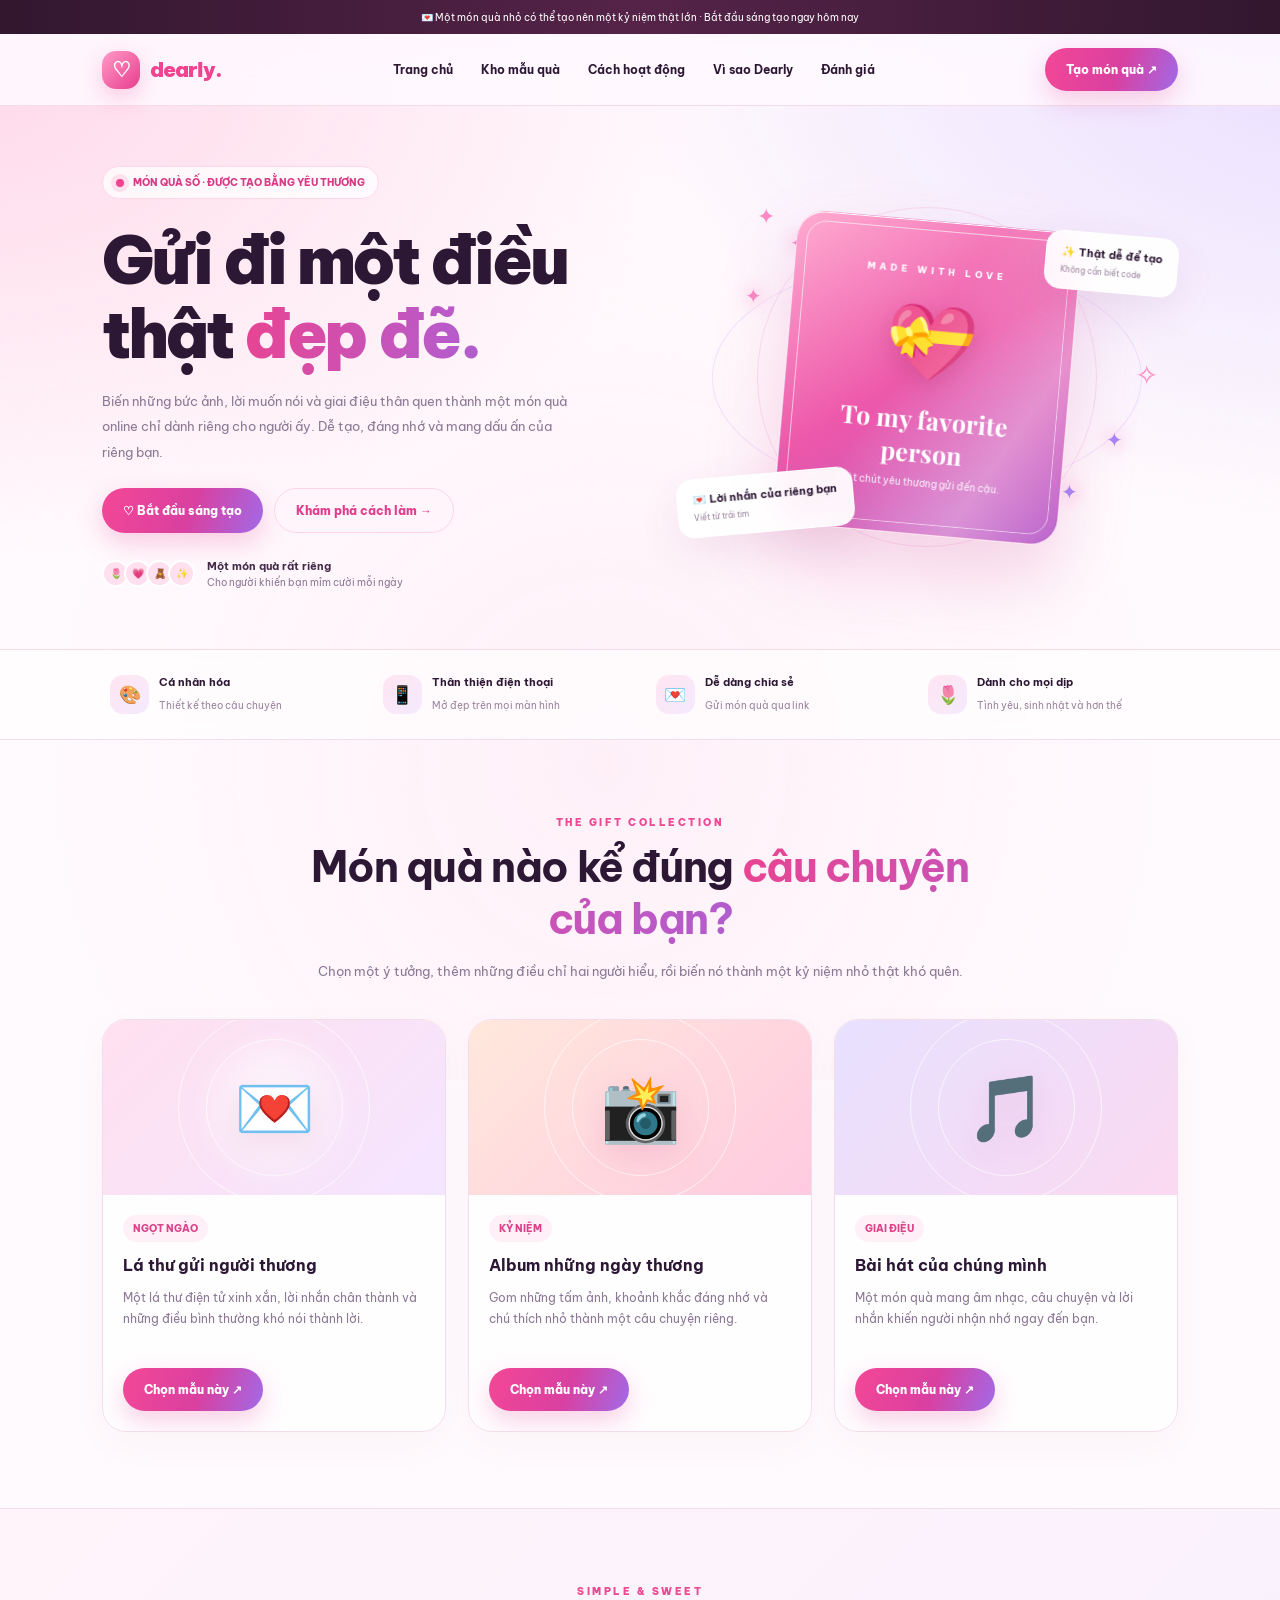
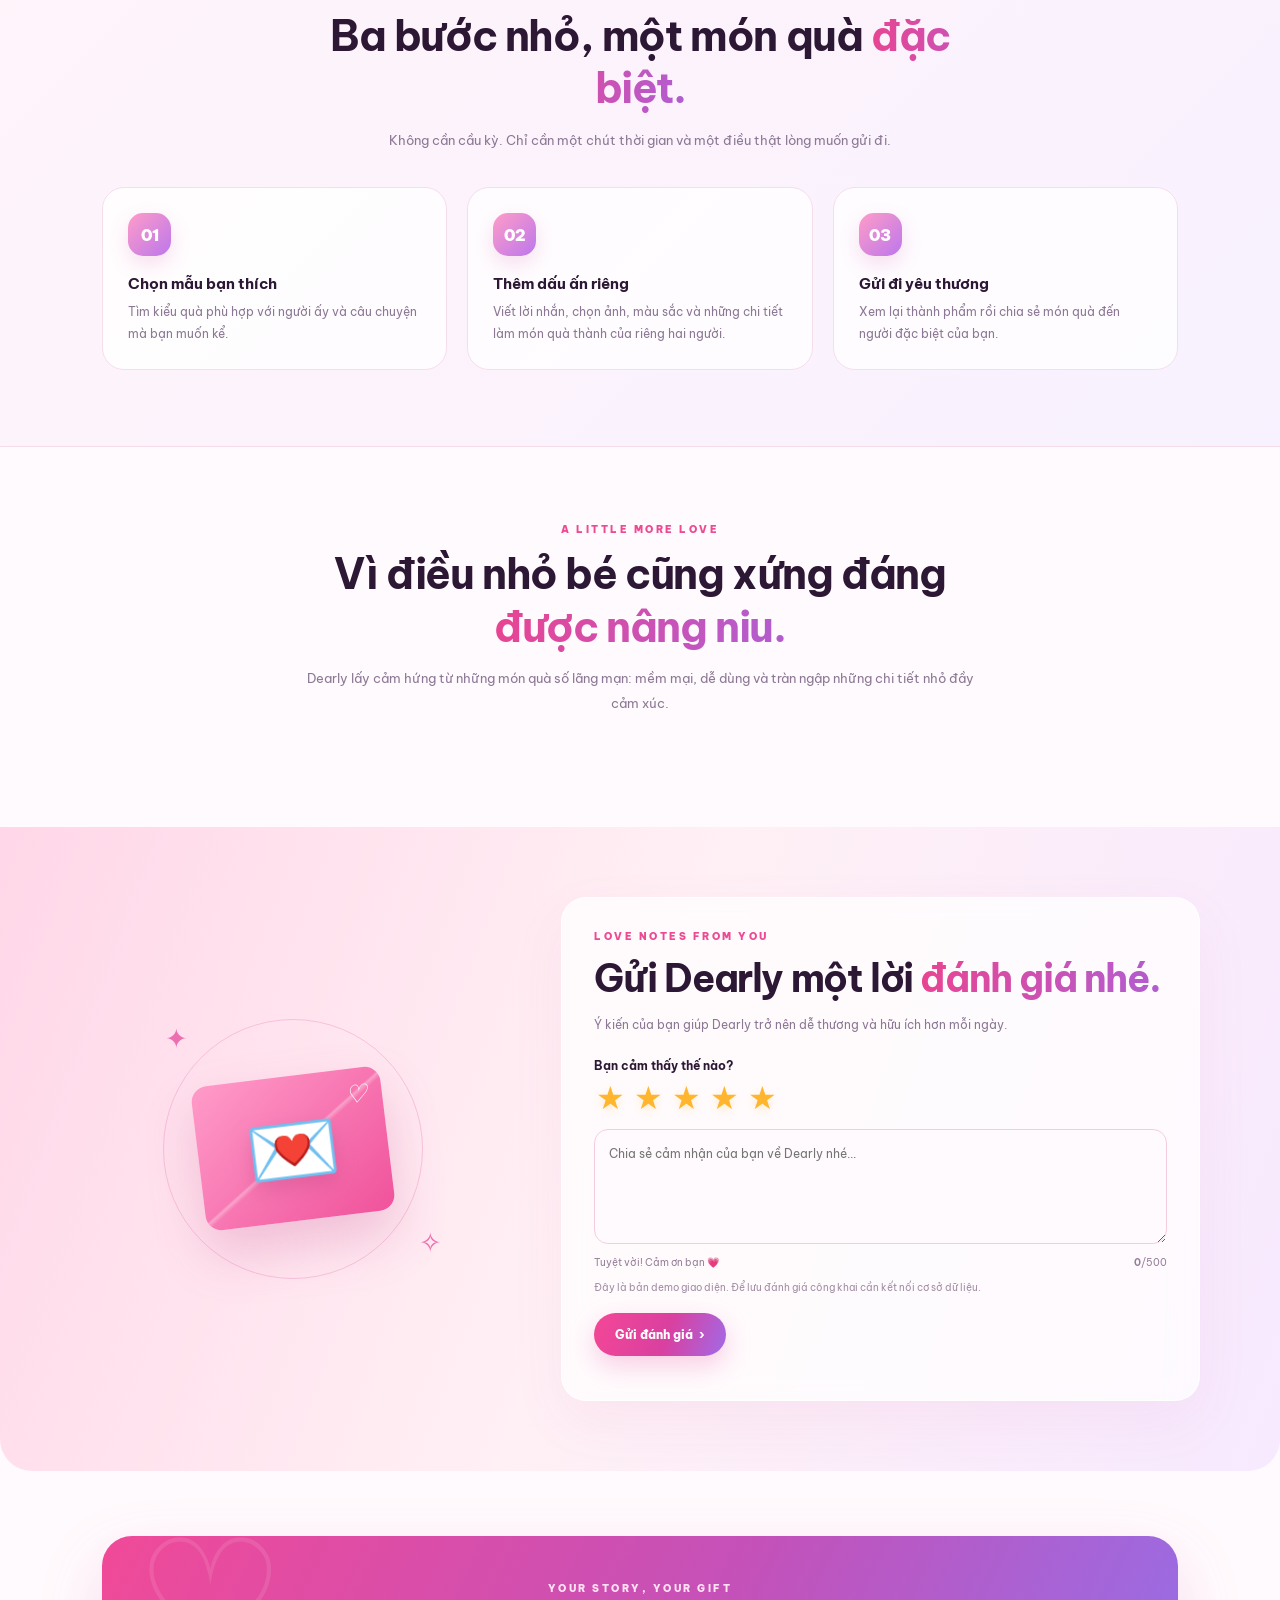
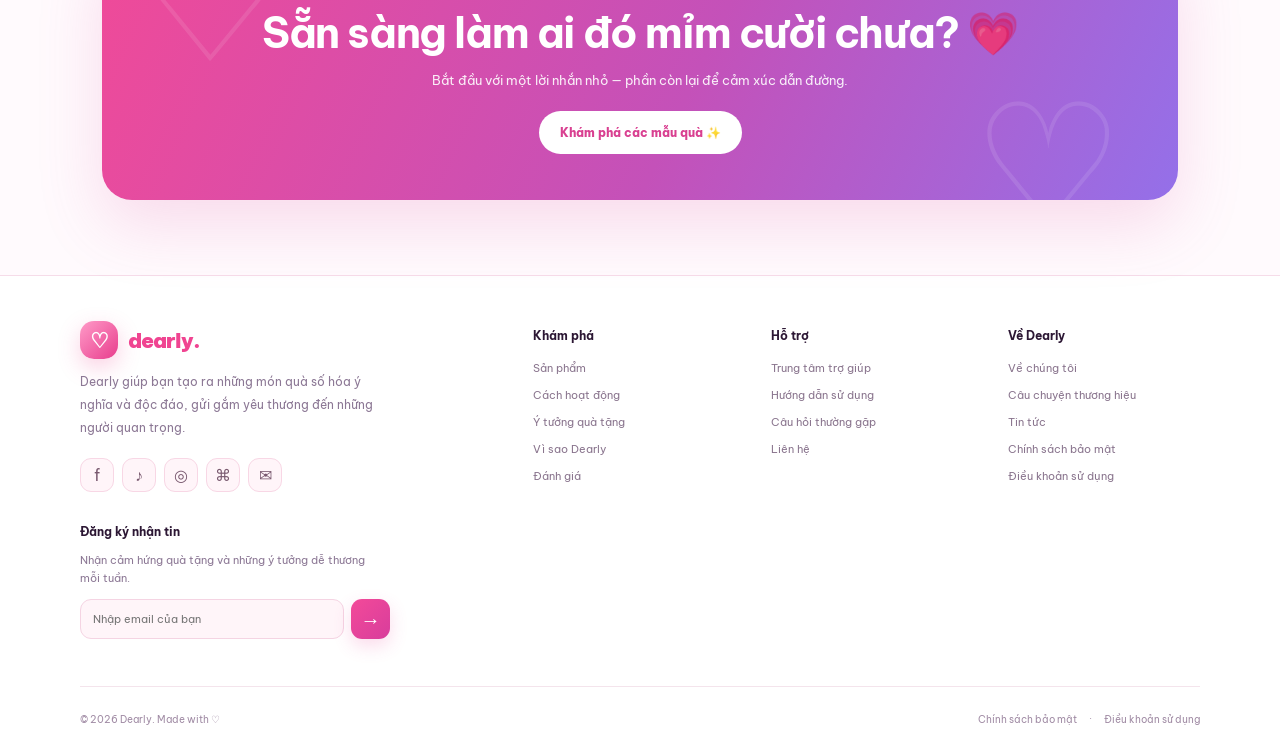
<file: index.html>
<!DOCTYPE html>
<html lang="vi">
<head>
<meta charset="UTF-8">
<meta name="viewport" content="width=device-width, initial-scale=1.0">
<title>Dearly — Gửi đi một điều thật đẹp</title>
<link rel="preconnect" href="https://fonts.googleapis.com">
<link href="https://fonts.googleapis.com/css2?family=Be+Vietnam+Pro:wght@400;500;600;700;800;900&family=Playfair+Display:wght@600;700&display=swap" rel="stylesheet">
<style>
:root {
  --pink:#f04491;
  --pink2:#ff8cc3;
  --purple:#a16ae8;
  --ink:#2c1734;
  --muted:#8c7895;
  --line:#f6dce9;
}
* { box-sizing:border-box; }
html { scroll-behavior:smooth; scroll-padding-top:90px; }
body {
  margin:0; overflow-x:hidden; color:var(--ink);
  font-family:'Be Vietnam Pro',sans-serif;
  background:#fffafd;
}
body::before {
  content:""; position:fixed; inset:-20%; z-index:-2;
  background:
    radial-gradient(ellipse at 12% 20%,#ffd8e9,transparent 34%),
    radial-gradient(ellipse at 90% 16%,#e8dcff,transparent 33%),
    radial-gradient(ellipse at 48% 75%,#fff0f8,transparent 42%);
  animation:bgMove 15s ease-in-out infinite alternate;
}
@keyframes bgMove {
  to { transform:translate(2%,-2%) scale(1.05); filter:hue-rotate(10deg); }
}
a { text-decoration:none; color:inherit; }
button,input,textarea { font:inherit; }
button { cursor:pointer; }
button:focus-visible,a:focus-visible,input:focus-visible,textarea:focus-visible {
  outline:3px solid #d58be9; outline-offset:3px;
}
.topline {
  height:34px; display:grid; place-items:center; text-align:center;
  padding:0 12px; color:white; font-size:10px;
  background:linear-gradient(90deg,#32172f,#552348,#32172f);
}
.topline span { animation:glowText 3s infinite; }
@keyframes glowText { 50% { text-shadow:0 0 12px #ffc1e3; } }

header {
  height:72px; position:sticky; top:0; z-index:50;
  background:#fffaffd9; backdrop-filter:blur(18px);
  border-bottom:1px solid var(--line);
}
.nav {
  max-width:1120px; height:100%; padding:0 22px; margin:auto;
  display:flex; align-items:center; justify-content:space-between; gap:20px;
}
.brand {
  display:flex; align-items:center; gap:10px; flex-shrink:0;
  font-size:21px; font-weight:900; color:var(--pink); letter-spacing:-1px;
}
.brand-icon {
  width:38px; height:38px; display:grid; place-items:center;
  border-radius:14px; color:white;
  background:linear-gradient(135deg,#ff9bc8,#e83d8d);
  box-shadow:0 8px 22px #f0449140;
  animation:brandBeat 3s infinite;
}
@keyframes brandBeat {
  0%,100% { transform:scale(1) rotate(0); }
  50% { transform:scale(1.08) rotate(-5deg); }
}
.links { display:flex; align-items:center; gap:28px; }
.links a {
  font-size:12px; font-weight:700; position:relative;
  transition:color .25s;
}
.links a:hover { color:var(--pink); }
.links a::after {
  content:""; position:absolute; left:0; bottom:-8px;
  height:2px; width:0;
  background:linear-gradient(90deg,var(--pink),var(--purple));
  transition:width .25s;
}
.links a:hover::after { width:100%; }
.btn {
  display:inline-flex; justify-content:center; align-items:center; gap:7px;
  border:0; border-radius:999px; padding:14px 21px;
  font-size:12px; font-weight:800; text-align:center;
  position:relative; overflow:hidden;
  transition:transform .25s,box-shadow .25s;
}
.btn::after {
  content:""; position:absolute; top:-50%; bottom:-50%; left:-60%; width:35%;
  background:#ffffff70; transform:rotate(22deg);
  transition:left .6s;
}
.btn:hover::after { left:130%; }
.btn:hover { transform:translateY(-3px); }
.primary {
  color:white;
  background:linear-gradient(110deg,#f44796,#d940a0 55%,#a16ae8);
  box-shadow:0 10px 26px #e9429740;
}
.primary:hover { box-shadow:0 15px 34px #e9429760; }
.secondary { color:#e33e8e; background:#fff5fa; border:1px solid #ffd4e8; }
.menu-btn {
  display:none; background:white; color:var(--pink);
  border:1px solid var(--line); border-radius:12px; padding:9px 12px;
}

/* HERO */
.hero {
  max-width:1120px; min-height:510px; margin:auto; padding:60px 22px;
  display:grid; grid-template-columns:1.04fr .96fr;
  align-items:center; gap:32px; position:relative;
}
.hero-copy { position:relative; z-index:2; }
.eyebrow {
  display:inline-flex; align-items:center; gap:9px;
  padding:9px 13px; border-radius:999px;
  border:1px solid #ffd5e8; background:#ffffffbf;
  color:#d83a85; font-size:10px; font-weight:800;
  animation:rise .8s both;
}
.dot {
  width:8px; height:8px; border-radius:50%; background:var(--pink);
  box-shadow:0 0 0 5px #f0449120; animation:pulse 1.6s infinite;
}
@keyframes pulse { 50% { box-shadow:0 0 0 9px #f0449100; } }
h1 {
  font-size:clamp(42px,5.2vw,66px); line-height:1.12;
  letter-spacing:-3px; font-weight:900; margin:24px 0 18px;
  animation:rise .8s .08s both;
}
.gradient-text {
  color:transparent;
  background:linear-gradient(100deg,#e94491,#bb59c7,#8c6ce7,#e94491);
  background-size:250% auto; background-clip:text; -webkit-background-clip:text;
  animation:textShine 6s linear infinite;
}
@keyframes textShine { to { background-position:250% center; } }
.hero-copy>p {
  max-width:475px; color:var(--muted); font-size:13px; line-height:1.95;
  margin:0 0 23px; animation:rise .8s .16s both;
}
.hero-actions { display:flex; gap:11px; flex-wrap:wrap; animation:rise .8s .22s both; }
.social-proof {
  display:flex; align-items:center; gap:12px; margin-top:26px;
  font-size:10px; color:var(--muted); animation:rise .8s .3s both;
}
.avatars { display:flex; }
.avatars span {
  width:27px; height:27px; margin-left:-5px; border:2px solid white;
  border-radius:50%; display:grid; place-items:center; background:#ffe0ef;
}
.avatars span:first-child { margin-left:0; }
.social-proof b { display:block; color:#432b49; margin-bottom:3px; font-size:11px; }

.visual {
  height:400px; display:grid; place-items:center;
  position:relative; perspective:1000px;
}
.orbit {
  position:absolute; width:340px; height:340px; border-radius:50%;
  border:1px solid #f4a5d252; animation:spin 24s linear infinite;
}
.orbit::before,.orbit::after {
  content:"✦"; position:absolute; top:22px; left:32px;
  font-size:20px; color:#f58ac1; text-shadow:0 0 18px #ff5eaf;
}
.orbit::after { top:auto; left:auto; right:18px; bottom:42px; color:#a786f5; }
.orbit.two {
  width:430px; height:235px; border-color:#d8b4ff55;
  animation:spinBack 30s linear infinite;
}
@keyframes spin { to { transform:rotate(360deg); } }
@keyframes spinBack { to { transform:rotate(-385deg); } }

.gift-card {
  width:285px; height:315px; padding:25px; border-radius:27px;
  position:relative; display:flex; flex-direction:column;
  align-items:center; justify-content:center; text-align:center;
  color:white; border:1px solid #ffffffaa;
  background:linear-gradient(145deg,#ffacd1,#ed58aa 48%,#b65dcc);
  box-shadow:0 35px 70px #d34c9d38,inset 0 1px 0 white;
  transform:rotate(5deg); transform-style:preserve-3d;
  transition:transform .15s ease-out;
  animation:cardFloat 5s ease-in-out infinite;
}
.gift-card::before {
  content:""; position:absolute; inset:9px; border:1px solid #ffffff99;
  border-radius:20px; pointer-events:none;
}
.gift-card::after {
  content:""; position:absolute; inset:0; border-radius:27px;
  background:linear-gradient(120deg,transparent 25%,#ffffff55 44%,transparent 60%);
  background-size:220% 100%; animation:shimmer 5s ease-in-out infinite;
  pointer-events:none;
}
@keyframes cardFloat {
  0%,100% { translate:0 0; }
  50% { translate:0 -12px; }
}
@keyframes shimmer {
  0%,30% { background-position:150% 0; }
  75%,100% { background-position:-80% 0; }
}
.mini-label { font-size:9px; font-weight:800; letter-spacing:4px; margin-bottom:18px; }
.big-heart { font-size:74px; filter:drop-shadow(0 10px 13px #9d235e45); animation:heartBeat 1.9s infinite; }
@keyframes heartBeat {
  0%,100% { transform:scale(1); }
  10%,30% { transform:scale(1.12); }
  20%,40% { transform:scale(1); }
}
.card-title { font:700 25px 'Playfair Display',serif; margin:15px 0 8px; }
.card-sub { font-size:10px; opacity:.9; }
.float-note {
  position:absolute; z-index:3; padding:13px 15px; border-radius:16px;
  background:#ffffffed; border:1px solid white;
  box-shadow:0 15px 40px #9e49851c; backdrop-filter:blur(12px);
  font-size:10px; animation:noteFloat 4s ease-in-out infinite;
}
.float-note b { display:block; font-size:11px; margin-bottom:4px; }
.float-note small { color:#9a849d; }
.note-one { top:57px; right:0; transform:rotate(5deg); }
.note-two { bottom:45px; left:0; transform:rotate(-5deg); animation-delay:-2s; }
@keyframes noteFloat { 0%,100% { translate:0 0; } 50% { translate:0 -10px; } }
.spark { position:absolute; color:#ff8cc5; animation:sparkle 2.2s infinite; }
.s1 { top:25px; left:16%; font-size:22px; }
.s2 { right:4%; top:45%; font-size:28px; animation-delay:.7s; }
.s3 { left:7%; bottom:45px; font-size:18px; animation-delay:1.1s; }
@keyframes sparkle {
  0%,100% { opacity:.3; transform:scale(.7) rotate(0); }
  50% { opacity:1; transform:scale(1.2) rotate(35deg); filter:drop-shadow(0 0 10px #ff8cc5); }
}

/* FEATURES */
.feature-strip { border-block:1px solid var(--line); background:#ffffffa8; backdrop-filter:blur(10px); }
.features {
  max-width:1120px; margin:auto; padding:17px 22px;
  display:grid; grid-template-columns:repeat(4,1fr); gap:15px;
}
.feature {
  display:flex; align-items:center; gap:10px; padding:8px;
  border-radius:14px; transition:transform .25s,background .25s;
}
.feature:hover { transform:translateY(-4px); background:white; }
.feature-icon {
  flex-shrink:0; width:39px; height:39px; display:grid; place-items:center;
  border-radius:13px; background:linear-gradient(135deg,#ffe5f0,#f5eaff); font-size:18px;
}
.feature b { display:block; font-size:11px; margin-bottom:4px; }
.feature small { font-size:10px; color:#9b849e; }

/* COLLECTION */
.section { max-width:1120px; margin:auto; padding:76px 22px; }
.section-head { text-align:center; max-width:680px; margin:0 auto 35px; }
.kicker { font-size:10px; font-weight:900; color:#ed4a94; letter-spacing:2.5px; }
h2 { font-size:clamp(28px,4vw,42px); line-height:1.25; letter-spacing:-1.4px; margin:12px 0; }
.section-head p { color:var(--muted); font-size:13px; line-height:1.9; }
.cards { display:grid; grid-template-columns:repeat(3,minmax(0,1fr)); gap:22px; }
.gift-option {
  border:1px solid #f4ddea; border-radius:24px; overflow:hidden;
  background:#ffffffc9; box-shadow:0 12px 40px #7c3e6c08;
  transition:transform .35s,box-shadow .35s,border-color .35s;
}
.gift-option:hover {
  transform:translateY(-9px); box-shadow:0 25px 60px #c65c8a22;
  border-color:#f6b6d5;
}
.option-art {
  height:175px; display:grid; place-items:center; position:relative; overflow:hidden;
  background:radial-gradient(circle at center,#fff 0,transparent 42%),linear-gradient(135deg,#ffe0ef,#f4e5ff);
}
.option-art::before,.option-art::after {
  content:""; position:absolute; width:190px; height:190px;
  border:1px solid #ffffffa8; border-radius:50%; animation:spin 20s linear infinite;
}
.option-art::after { width:135px; height:135px; animation:spinBack 17s linear infinite; }
.option-emoji { position:relative; z-index:1; font-size:65px; transition:transform .4s; filter:drop-shadow(0 10px 15px #c85e9a30); }
.gift-option:hover .option-emoji { transform:scale(1.18) rotate(-8deg); }
.option-content { padding:20px; }
.pill { display:inline-block; padding:7px 10px; border-radius:999px; background:#fff0f7; color:#db438b; font-size:10px; font-weight:800; }
.option-content h3 { font-size:16px; margin:13px 0 8px; }
.option-content p { color:var(--muted); font-size:12px; line-height:1.8; min-height:64px; }
.option-content .btn { margin-top:5px; }

/* HOW IT WORKS */
.how { background:linear-gradient(135deg,#fff2f8c9,#f6efffc9); border-block:1px solid var(--line); }
.steps { display:grid; grid-template-columns:repeat(3,minmax(0,1fr)); gap:20px; }
.step {
  padding:25px; border:1px solid #f5ddec; border-radius:22px;
  background:#ffffffc7; transition:transform .3s,box-shadow .3s;
}
.step:hover { transform:translateY(-6px); box-shadow:0 20px 40px #b74d8518; }
.step-num {
  width:43px; height:43px; display:grid; place-items:center; border-radius:15px;
  color:white; font-weight:900; background:linear-gradient(135deg,#ff9cc8,#bc77ec);
  box-shadow:0 8px 20px #dd64ad33;
}
.step h3 { font-size:15px; margin:18px 0 8px; }
.step p { color:var(--muted); font-size:12px; line-height:1.8; margin:0; }

/* REVIEW */
.reviews-section {
  padding:70px 22px;
  background:linear-gradient(110deg,#ffd7e8,#fff0f5 48%,#f7e9ff);
  border-radius:0 0 32px 32px;
}
.reviews-wrap {
  max-width:1120px; margin:auto; display:grid;
  grid-template-columns:.8fr 1.2fr; align-items:center; gap:55px;
}
.reviews-art { min-height:300px; position:relative; display:grid; place-items:center; }
.review-orbit {
  position:absolute; width:260px; height:260px; border:1px solid #ee91bf70;
  border-radius:50%; animation:spin 24s linear infinite;
}
.review-envelope {
  width:190px; height:145px; border-radius:16px;
  display:grid; place-items:center; position:relative;
  background:linear-gradient(140deg,#ff9bc9,#f0529b);
  box-shadow:0 25px 50px #c64b8d40; transform:rotate(-7deg);
  animation:cardFloat 4s ease-in-out infinite;
}
.review-envelope::before {
  content:""; position:absolute; inset:0; border-radius:16px;
  background:linear-gradient(145deg,transparent 49%,#ffffff52 50%,transparent 52%);
}
.review-envelope span { font-size:75px; filter:drop-shadow(0 9px 10px #a9327040); }
.review-envelope i { position:absolute; top:10px; right:15px; color:white; font-size:25px; }
.review-spark { position:absolute; color:#ec6fb0; font-size:27px; animation:sparkle 2s infinite; }
.rs1 { top:22px; left:20%; }.rs2 { right:15%; bottom:40px; animation-delay:.7s; }
.review-form-wrap {
  padding:32px; border:1px solid #ffffffd9; border-radius:25px;
  background:#ffffffbd; backdrop-filter:blur(14px);
  box-shadow:0 20px 55px #c64b8d10;
}
.review-form-wrap h2 { font-size:clamp(28px,3vw,38px); }
.review-intro { color:var(--muted); font-size:12px; line-height:1.8; }
.rating-picker { margin:22px 0 16px; }
.rating-label { display:block; font-size:12px; font-weight:700; margin-bottom:8px; }
.stars { display:flex; gap:5px; }
.star-btn {
  border:0; background:transparent; color:#dfd1df; padding:0 2px;
  font-size:32px; line-height:1; transition:transform .2s,color .2s;
}
.star-btn:hover { transform:scale(1.2); }
.star-btn.active { color:#ffb52e; text-shadow:0 3px 10px #ffb52e40; }
#reviewText {
  width:100%; min-height:115px; resize:vertical; border-radius:14px;
  border:1px solid #f3cddd; padding:14px; outline:none;
  background:#fffafd; color:var(--ink); font-size:12px; line-height:1.7;
  transition:border-color .2s,box-shadow .2s;
}
#reviewText:focus { border-color:#e77bb1; box-shadow:0 0 0 4px #f0449112; }
.review-meta { display:flex; justify-content:space-between; gap:10px; margin-top:8px; font-size:10px; color:#967e98; }
.login-note { font-size:10px; line-height:1.7; color:#a18da4; }
.review-submit { margin-top:7px; }
.review-feedback,.newsletter-feedback { color:#c8327c; font-size:11px; line-height:1.7; margin-top:12px; }

/* CTA */
.cta {
  max-width:1076px; margin:65px auto 75px; padding:46px 25px;
  border-radius:30px; text-align:center; color:white; position:relative; overflow:hidden;
  background:linear-gradient(115deg,#f04a98,#c451b9 55%,#9470e9);
  box-shadow:0 25px 65px #d64d9c2e;
}
.cta::before,.cta::after {
  content:"♡"; position:absolute; font-size:170px; opacity:.1;
  animation:noteFloat 6s infinite;
}
.cta::before { left:3%; top:-45px; }
.cta::after { right:5%; bottom:-70px; animation-delay:-3s; }
.cta h2 { color:white; position:relative; }
.cta p { font-size:13px; opacity:.9; position:relative; }
.cta .btn { background:white; color:#d94091; position:relative; margin-top:10px; }

/* FOOTER */
.site-footer { border-top:1px solid var(--line); background:#fff; padding:45px 22px 0; }
.footer-grid {
  max-width:1120px; margin:auto; display:grid;
  grid-template-columns:1.7fr .8fr .8fr .8fr; gap:45px; padding-bottom:35px;
}
.footer-about>p { max-width:300px; color:var(--muted); font-size:12px; line-height:1.9; }
.social-links { display:flex; gap:8px; margin:18px 0 28px; }
.social-links a {
  width:34px; height:34px; border-radius:11px; display:grid; place-items:center;
  color:#79596f; border:1px solid #f8d7e5; background:#fff5f9;
  transition:transform .2s,background .2s,color .2s;
}
.social-links a:hover { transform:translateY(-3px); background:var(--pink); color:white; }
.newsletter b { font-size:12px; }
.newsletter p { color:var(--muted); font-size:11px; line-height:1.7; max-width:300px; }
.newsletter-row { display:flex; gap:7px; max-width:310px; }
.newsletter-row input {
  min-width:0; flex:1; padding:12px; border-radius:11px;
  border:1px solid #f5d4e3; background:#fff5f9; font-size:11px; outline:none;
}
.newsletter-row input:focus { border-color:var(--pink); }
.newsletter-row button {
  width:39px; border:0; border-radius:11px; color:white; font-size:20px;
  background:linear-gradient(135deg,#f34a99,#d83d9c);
  box-shadow:0 7px 18px #e9429730;
}
.footer-column h3 { font-size:12px; margin:7px 0 18px; }
.footer-column a { display:block; font-size:11px; color:#8a758e; margin:0 0 13px; transition:color .2s,transform .2s; }
.footer-column a:hover { color:var(--pink); transform:translateX(3px); }
.footer-bottom {
  max-width:1120px; margin:auto; min-height:65px;
  border-top:1px solid #f4e4ec; display:flex; align-items:center;
  justify-content:space-between; gap:15px; color:#a18ca5; font-size:10px;
}
.footer-bottom div { display:flex; gap:12px; align-items:center; }
.footer-bottom a:hover { color:var(--pink); }

/* EFFECTS */
.reveal { opacity:0; transform:translateY(25px); transition:opacity .7s,transform .7s; }
.reveal.visible { opacity:1; transform:translateY(0); }
.particle-layer { position:fixed; inset:0; pointer-events:none; z-index:60; overflow:hidden; }
.particle {
  position:absolute; top:-35px; animation:fall linear forwards;
  filter:drop-shadow(0 3px 4px #e8529b26);
}
@keyframes fall {
  to { transform:translate3d(var(--drift),110vh,0) rotate(720deg); opacity:.08; }
}
.cursor-glow {
  position:fixed; width:210px; height:210px; border-radius:50%;
  pointer-events:none; z-index:-1;
  background:radial-gradient(circle,#ffb9dd2c,transparent 70%);
  transform:translate(-50%,-50%);
}
.toast {
  position:fixed; left:50%; bottom:22px; z-index:100;
  transform:translate(-50%,25px); opacity:0; pointer-events:none;
  background:#32172f; color:white; padding:13px 18px; border-radius:999px;
  font-size:11px; box-shadow:0 12px 30px #38162f35; transition:.3s;
  width:max-content; max-width:calc(100vw - 30px); text-align:center;
}
.toast.show { opacity:1; transform:translate(-50%,0); }
#topBtn {
  position:fixed; bottom:22px; right:20px; z-index:40; width:42px; height:42px;
  border:0; border-radius:14px; color:white;
  background:linear-gradient(135deg,#f34a99,#a16ae8);
  box-shadow:0 8px 25px #d44c9c44; opacity:0; pointer-events:none;
  transform:translateY(10px); transition:.3s;
}
#topBtn.show { opacity:1; pointer-events:auto; transform:translateY(0); }
@keyframes rise { from { opacity:0; transform:translateY(22px); } to { opacity:1; transform:translateY(0); } }

/* TABLET */
@media(max-width:850px) {
  .nav { gap:12px; }
  .links { gap:14px; }
  .links a { font-size:11px; }
  .hero { gap:15px; }
  h1 { font-size:clamp(40px,5.5vw,55px); }
  .orbit.two { width:350px; }
  .gift-card { width:255px; height:300px; }
  .note-one { right:-5px; }
  .features { gap:5px; }
  .feature { gap:7px; }
  .feature small { font-size:9px; }
  .footer-grid { gap:25px; }
}

/* MOBILE */
@media(max-width:620px) {
  .topline { height:32px; font-size:9px; }
  header { height:66px; }
  .nav { padding:0 15px; gap:10px; }
  .brand { font-size:19px; }
  .brand-icon { width:34px; height:34px; }
  .menu-btn { display:block; }
  .nav>.primary { padding:11px 13px; font-size:10px; }
  .links {
    display:none; position:absolute; top:65px; left:12px; right:12px;
    padding:19px; border:1px solid var(--line); border-radius:18px;
    background:#fffafef5; box-shadow:0 20px 50px #632b4c20;
    flex-direction:column; align-items:stretch; gap:17px;
  }
  .links.open { display:flex; }
  .links a { font-size:13px; padding:4px; }
  .hero { grid-template-columns:1fr; padding:42px 18px 30px; text-align:center; gap:5px; }
  h1 { font-size:clamp(39px,10vw,48px); letter-spacing:-2px; margin:22px 0 16px; }
  .hero-copy>p { margin-left:auto; margin-right:auto; font-size:12px; }
  .hero-actions,.social-proof { justify-content:center; }
  .hero-actions .btn { padding:13px 15px; font-size:11px; }
  .visual { height:335px; margin-top:8px; }
  .gift-card { width:240px; height:280px; }
  .big-heart { font-size:65px; }
  .card-title { font-size:22px; }
  .orbit { width:280px; height:280px; }
  .orbit.two { width:330px; height:205px; }
  .note-one { top:25px; right:0; }
  .note-two { bottom:24px; left:0; }
  .float-note { padding:10px 11px; font-size:9px; }
  .float-note b { font-size:10px; }
  .features { grid-template-columns:repeat(2,minmax(0,1fr)); padding:12px; gap:4px; }
  .feature { padding:6px 3px; }
  .feature-icon { width:32px; height:32px; font-size:15px; border-radius:11px; }
  .feature b { font-size:10px; }
  .feature small { font-size:9px; }
  .section { padding:55px 17px; }
  .section-head { margin-bottom:25px; }
  .section-head p { font-size:12px; }
  .cards,.steps { grid-template-columns:1fr; gap:15px; }
  .option-art { height:165px; }
  .option-content p { min-height:0; }
  .reviews-section { padding:45px 15px; }
  .reviews-wrap { grid-template-columns:1fr; gap:5px; }
  .reviews-art { min-height:205px; }
  .review-orbit { width:190px; height:190px; }
  .review-envelope { width:150px; height:115px; }
  .review-envelope span { font-size:58px; }
  .review-form-wrap { padding:22px 17px; }
  .review-form-wrap h2 { font-size:29px; }
  .cta { margin:45px 14px 50px; padding:32px 18px; border-radius:24px; }
  .cta h2 { font-size:27px; }
  .cta p { font-size:12px; line-height:1.8; }
  .site-footer { padding:35px 18px 0; }
  .footer-grid { grid-template-columns:repeat(2,minmax(0,1fr)); gap:28px 20px; }
  .footer-about { grid-column:1/-1; }
  .footer-about>p { max-width:100%; }
  .newsletter-row { max-width:100%; }
  .footer-bottom { padding:17px 0; flex-direction:column; align-items:flex-start; justify-content:center; }
  .footer-bottom div { flex-wrap:wrap; }
  #topBtn { right:13px; bottom:15px; }
}
@media(prefers-reduced-motion:reduce) {
  *,*::before,*::after { animation-duration:.01ms!important; animation-iteration-count:1!important; scroll-behavior:auto!important; transition-duration:.01ms!important; }
  .reveal { opacity:1; transform:none; }
}
</style>
</head>
<body>
<div class="topline"><span>💌 Một món quà nhỏ có thể tạo nên một kỷ niệm thật lớn · Bắt đầu sáng tạo ngay hôm nay</span></div>

<header>
  <nav class="nav">
    <a href="#home" class="brand"><span class="brand-icon">♡</span> dearly.</a>
    <button class="menu-btn" id="menuBtn" aria-label="Mở menu">☰</button>
    <div class="links" id="navLinks">
      <a href="#home">Trang chủ</a>
      <a href="#collection">Kho mẫu quà</a>
      <a href="#how">Cách hoạt động</a>
      <a href="#why">Vì sao Dearly</a>
      <a href="#reviews">Đánh giá</a>
    </div>
    <a class="btn primary" href="#collection">Tạo món quà ↗</a>
  </nav>
</header>

<main>
<section class="hero" id="home">
  <div class="hero-copy">
    <div class="eyebrow"><span class="dot"></span> MÓN QUÀ SỐ · ĐƯỢC TẠO BẰNG YÊU THƯƠNG</div>
    <h1>Gửi đi một điều<br>thật <span class="gradient-text">đẹp đẽ.</span></h1>
    <p>Biến những bức ảnh, lời muốn nói và giai điệu thân quen thành một món quà online chỉ dành riêng cho người ấy. Dễ tạo, đáng nhớ và mang dấu ấn của riêng bạn.</p>
    <div class="hero-actions">
      <a class="btn primary" href="#collection">♡ Bắt đầu sáng tạo</a>
      <a class="btn secondary" href="#how">Khám phá cách làm →</a>
    </div>
    <div class="social-proof">
      <div class="avatars"><span>🌷</span><span>💗</span><span>🧸</span><span>✨</span></div>
      <div><b>Một món quà rất riêng</b>Cho người khiến bạn mỉm cười mỗi ngày</div>
    </div>
  </div>
  <div class="visual" id="visual">
    <div class="orbit"></div><div class="orbit two"></div>
    <span class="spark s1">✦</span><span class="spark s2">✧</span><span class="spark s3">✦</span>
    <div class="gift-card" id="giftCard">
      <div class="mini-label">MADE WITH LOVE</div>
      <div class="big-heart">💝</div>
      <div class="card-title">To my favorite person</div>
      <div class="card-sub">Một chút yêu thương gửi đến cậu.</div>
    </div>
    <div class="float-note note-one"><b>✨ Thật dễ để tạo</b><small>Không cần biết code</small></div>
    <div class="float-note note-two"><b>💌 Lời nhắn của riêng bạn</b><small>Viết từ trái tim</small></div>
  </div>
</section>

<div class="feature-strip">
  <div class="features">
    <div class="feature"><div class="feature-icon">🎨</div><div><b>Cá nhân hóa</b><small>Thiết kế theo câu chuyện</small></div></div>
    <div class="feature"><div class="feature-icon">📱</div><div><b>Thân thiện điện thoại</b><small>Mở đẹp trên mọi màn hình</small></div></div>
    <div class="feature"><div class="feature-icon">💌</div><div><b>Dễ dàng chia sẻ</b><small>Gửi món quà qua link</small></div></div>
    <div class="feature"><div class="feature-icon">🌷</div><div><b>Dành cho mọi dịp</b><small>Tình yêu, sinh nhật và hơn thế</small></div></div>
  </div>
</div>

<section class="section" id="collection">
  <div class="section-head reveal">
    <div class="kicker">THE GIFT COLLECTION</div>
    <h2>Món quà nào kể đúng <span class="gradient-text">câu chuyện của bạn?</span></h2>
    <p>Chọn một ý tưởng, thêm những điều chỉ hai người hiểu, rồi biến nó thành một kỷ niệm nhỏ thật khó quên.</p>
  </div>
  <div class="cards">
    <article class="gift-option reveal">
      <div class="option-art"><span class="option-emoji">💌</span></div>
      <div class="option-content">
        <span class="pill">NGỌT NGÀO</span>
        <h3>Lá thư gửi người thương</h3>
        <p>Một lá thư điện tử xinh xắn, lời nhắn chân thành và những điều bình thường khó nói thành lời.</p>
        <button class="btn primary createBtn" data-type="Lá thư gửi người thương">Chọn mẫu này ↗</button>
      </div>
    </article>
    <article class="gift-option reveal">
      <div class="option-art" style="background:linear-gradient(135deg,#ffe8dc,#ffcae0)"><span class="option-emoji">📸</span></div>
      <div class="option-content">
        <span class="pill">KỶ NIỆM</span>
        <h3>Album những ngày thương</h3>
        <p>Gom những tấm ảnh, khoảnh khắc đáng nhớ và chú thích nhỏ thành một câu chuyện riêng.</p>
        <button class="btn primary createBtn" data-type="Album những ngày thương">Chọn mẫu này ↗</button>
      </div>
    </article>
    <article class="gift-option reveal">
      <div class="option-art" style="background:linear-gradient(135deg,#e7e1ff,#fbd9f1)"><span class="option-emoji">🎵</span></div>
      <div class="option-content">
        <span class="pill">GIAI ĐIỆU</span>
        <h3>Bài hát của chúng mình</h3>
        <p>Một món quà mang âm nhạc, câu chuyện và lời nhắn khiến người nhận nhớ ngay đến bạn.</p>
        <button class="btn primary createBtn" data-type="Bài hát của chúng mình">Chọn mẫu này ↗</button>
      </div>
    </article>
  </div>
</section>

<section class="how" id="how">
  <div class="section">
    <div class="section-head reveal">
      <div class="kicker">SIMPLE & SWEET</div>
      <h2>Ba bước nhỏ, một món quà <span class="gradient-text">đặc biệt.</span></h2>
      <p>Không cần cầu kỳ. Chỉ cần một chút thời gian và một điều thật lòng muốn gửi đi.</p>
    </div>
    <div class="steps">
      <div class="step reveal"><div class="step-num">01</div><h3>Chọn mẫu bạn thích</h3><p>Tìm kiểu quà phù hợp với người ấy và câu chuyện mà bạn muốn kể.</p></div>
      <div class="step reveal"><div class="step-num">02</div><h3>Thêm dấu ấn riêng</h3><p>Viết lời nhắn, chọn ảnh, màu sắc và những chi tiết làm món quà thành của riêng hai người.</p></div>
      <div class="step reveal"><div class="step-num">03</div><h3>Gửi đi yêu thương</h3><p>Xem lại thành phẩm rồi chia sẻ món quà đến người đặc biệt của bạn.</p></div>
    </div>
  </div>
</section>

<section class="section" id="why">
  <div class="section-head reveal">
    <div class="kicker">A LITTLE MORE LOVE</div>
    <h2>Vì điều nhỏ bé cũng xứng đáng <span class="gradient-text">được nâng niu.</span></h2>
    <p>Dearly lấy cảm hứng từ những món quà số lãng mạn: mềm mại, dễ dùng và tràn ngập những chi tiết nhỏ đầy cảm xúc.</p>
  </div>
</section>

<section class="reviews-section" id="reviews">
  <div class="reviews-wrap">
    <div class="reviews-art" aria-hidden="true">
      <div class="review-orbit"></div>
      <div class="review-envelope"><span>💌</span><i>♡</i></div>
      <span class="review-spark rs1">✦</span><span class="review-spark rs2">✧</span>
    </div>
    <div class="review-form-wrap">
      <div class="kicker">LOVE NOTES FROM YOU</div>
      <h2>Gửi Dearly một lời <span class="gradient-text">đánh giá nhé.</span></h2>
      <p class="review-intro">Ý kiến của bạn giúp Dearly trở nên dễ thương và hữu ích hơn mỗi ngày.</p>
      <div class="rating-picker">
        <span class="rating-label">Bạn cảm thấy thế nào?</span>
        <div class="stars" role="group" aria-label="Đánh giá từ 1 đến 5 sao">
          <button type="button" class="star-btn" data-rating="1" aria-label="1 sao">★</button>
          <button type="button" class="star-btn" data-rating="2" aria-label="2 sao">★</button>
          <button type="button" class="star-btn" data-rating="3" aria-label="3 sao">★</button>
          <button type="button" class="star-btn" data-rating="4" aria-label="4 sao">★</button>
          <button type="button" class="star-btn active" data-rating="5" aria-label="5 sao">★</button>
        </div>
      </div>
      <form id="reviewForm">
        <label for="reviewText" style="display:none">Nội dung đánh giá</label>
        <textarea id="reviewText" maxlength="500" placeholder="Chia sẻ cảm nhận của bạn về Dearly nhé..." required></textarea>
        <div class="review-meta"><span id="ratingHint">Tuyệt vời! Cảm ơn bạn 💗</span><span><b id="charCount">0</b>/500</span></div>
        <p class="login-note">Đây là bản demo giao diện. Để lưu đánh giá công khai cần kết nối cơ sở dữ liệu.</p>
        <button class="btn primary review-submit" type="submit">Gửi đánh giá&nbsp; ›</button>
      </form>
      <div class="review-feedback" id="reviewFeedback" role="status"></div>
    </div>
  </div>
</section>

<section class="cta reveal">
  <div class="kicker" style="color:#ffe1f2">YOUR STORY, YOUR GIFT</div>
  <h2>Sẵn sàng làm ai đó mỉm cười chưa? 💗</h2>
  <p>Bắt đầu với một lời nhắn nhỏ — phần còn lại để cảm xúc dẫn đường.</p>
  <a class="btn" href="#collection">Khám phá các mẫu quà ✨</a>
</section>
</main>

<footer class="site-footer">
  <div class="footer-grid">
    <div class="footer-about">
      <a href="#home" class="brand footer-brand"><span class="brand-icon">♡</span> dearly.</a>
      <p>Dearly giúp bạn tạo ra những món quà số hóa ý nghĩa và độc đáo, gửi gắm yêu thương đến những người quan trọng.</p>
      <div class="social-links">
        <a href="#home" aria-label="Facebook">f</a>
        <a href="#home" aria-label="TikTok">♪</a>
        <a href="#home" aria-label="Instagram">◎</a>
        <a href="#home" aria-label="GitHub">⌘</a>
        <a href="mailto:hello@dearly.example" aria-label="Email">✉</a>
      </div>
      <div class="newsletter">
        <b>Đăng ký nhận tin</b>
        <p>Nhận cảm hứng quà tặng và những ý tưởng dễ thương mỗi tuần.</p>
        <form id="newsletterForm">
          <label for="newsletterEmail" style="display:none">Email của bạn</label>
          <div class="newsletter-row">
            <input type="email" id="newsletterEmail" placeholder="Nhập email của bạn" required>
            <button type="submit" aria-label="Đăng ký">→</button>
          </div>
        </form>
        <div id="newsletterFeedback" class="newsletter-feedback" role="status"></div>
      </div>
    </div>
    <div class="footer-column">
      <h3>Khám phá</h3>
      <a href="#collection">Sản phẩm</a><a href="#how">Cách hoạt động</a>
      <a href="#collection">Ý tưởng quà tặng</a><a href="#why">Vì sao Dearly</a>
      <a href="#reviews">Đánh giá</a>
    </div>
    <div class="footer-column">
      <h3>Hỗ trợ</h3>
      <a href="#how">Trung tâm trợ giúp</a><a href="#how">Hướng dẫn sử dụng</a>
      <a href="#how">Câu hỏi thường gặp</a><a href="mailto:hello@dearly.example">Liên hệ</a>
    </div>
    <div class="footer-column">
      <h3>Về Dearly</h3>
      <a href="#why">Về chúng tôi</a><a href="#why">Câu chuyện thương hiệu</a>
      <a href="#why">Tin tức</a><a href="#privacy">Chính sách bảo mật</a>
      <a href="#terms">Điều khoản sử dụng</a>
    </div>
  </div>
  <div class="footer-bottom">
    <span>© 2026 Dearly. Made with ♡</span>
    <div><a id="privacy" href="#why">Chính sách bảo mật</a><span>·</span><a id="terms" href="#why">Điều khoản sử dụng</a></div>
  </div>
</footer>

<div class="particle-layer" id="particleLayer"></div>
<div class="cursor-glow" id="cursorGlow"></div>
<div class="toast" id="toast" role="status">💗 Đã chọn mẫu quà!</div>
<button id="topBtn" aria-label="Lên đầu trang">↑</button>

<script>
const $ = s => document.querySelector(s);
const $$ = s => document.querySelectorAll(s);

/* Menu điện thoại */
const menuBtn = $('#menuBtn');
const navLinks = $('#navLinks');
menuBtn.addEventListener('click', () => {
  navLinks.classList.toggle('open');
});
navLinks.querySelectorAll('a').forEach(a => {
  a.addEventListener('click', () => navLinks.classList.remove('open'));
});

/* Hiệu ứng xuất hiện khi cuộn */
if ('IntersectionObserver' in window) {
  const observer = new IntersectionObserver(entries => {
    entries.forEach(entry => {
      if (entry.isIntersecting) {
        entry.target.classList.add('visible');
        observer.unobserve(entry.target);
      }
    });
  }, { threshold:.12 });
  $$('.reveal').forEach(el => observer.observe(el));
} else {
  $$('.reveal').forEach(el => el.classList.add('visible'));
}

/* Trái tim và cánh hoa bay */
const particleLayer = $('#particleLayer');
const symbols = ['♡','✦','✧','🌸','♥'];
let particleTimer;

function makeParticle() {
  if (document.hidden || particleLayer.childElementCount > 24) return;
  const p = document.createElement('span');
  p.className = 'particle';
  p.textContent = symbols[Math.floor(Math.random()*symbols.length)];
  p.style.left = Math.random()*100 + 'vw';
  p.style.fontSize = (10 + Math.random()*17) + 'px';
  p.style.animationDuration = (7 + Math.random()*8) + 's';
  p.style.setProperty('--drift',(Math.random()*180-90)+'px');
  p.style.color = ['#f45c9d','#bd7be8','#ff9dc9','#c9a0f4'][Math.floor(Math.random()*4)];
  particleLayer.appendChild(p);
  setTimeout(() => p.remove(),16000);
}
particleTimer = setInterval(makeParticle,850);
document.addEventListener('visibilitychange', () => {
  if (document.hidden) clearInterval(particleTimer);
  else particleTimer = setInterval(makeParticle,850);
});

/* Thẻ quà 3D theo chuột trên PC */
const visual = $('#visual');
const giftCard = $('#giftCard');
visual.addEventListener('mousemove', e => {
  if (innerWidth < 700) return;
  const r = visual.getBoundingClientRect();
  const x = (e.clientX-r.left)/r.width-.5;
  const y = (e.clientY-r.top)/r.height-.5;
  giftCard.style.animation = 'none';
  giftCard.style.transform =
    `rotateY(${x*18}deg) rotateX(${-y*15}deg) rotateZ(${5+x*3}deg) translateY(-4px)`;
});
visual.addEventListener('mouseleave', () => {
  giftCard.style.transform = '';
  giftCard.style.animation = 'cardFloat 5s ease-in-out infinite';
});

/* Quầng sáng theo con trỏ */
const glow = $('#cursorGlow');
window.addEventListener('pointermove', e => {
  glow.style.left = e.clientX+'px';
  glow.style.top = e.clientY+'px';
}, {passive:true});

/* Nút chọn mẫu quà: hiện thông báo demo */
const toast = $('#toast');
let toastTimer;
$$('.createBtn').forEach(btn => {
  btn.addEventListener('click', () => {
    toast.textContent = '💗 Bạn đã chọn: '+btn.dataset.type+
      ' — tính năng tạo quà cần kết nối thêm.';
    toast.classList.add('show');
    clearTimeout(toastTimer);
    toastTimer = setTimeout(() => toast.classList.remove('show'),3800);
  });
});

/* Nút lên đầu trang */
const topBtn = $('#topBtn');
window.addEventListener('scroll', () => {
  topBtn.classList.toggle('show',window.scrollY>450);
}, {passive:true});
topBtn.addEventListener('click', () => window.scrollTo({top:0,behavior:'smooth'}));

/* Đánh giá 1–5 sao */
let chosenRating = 5;
const starButtons = $$('.star-btn');
const ratingHint = $('#ratingHint');
const reviewText = $('#reviewText');
const charCount = $('#charCount');
const ratingMessages = [
  'Rất tiếc khi nghe vậy.',
  'Cảm ơn bạn đã góp ý.',
  'Cảm ơn bạn đã chia sẻ.',
  'Thật vui vì bạn thích Dearly!',
  'Tuyệt vời! Cảm ơn bạn 💗'
];

function setRating(n) {
  chosenRating = n;
  starButtons.forEach(btn => {
    const active = Number(btn.dataset.rating) <= n;
    btn.classList.toggle('active',active);
    btn.setAttribute('aria-pressed',String(Number(btn.dataset.rating)===n));
  });
  ratingHint.textContent = ratingMessages[n-1];
}
setRating(5);
starButtons.forEach(btn => {
  btn.addEventListener('click',() => setRating(Number(btn.dataset.rating)));
});
reviewText.addEventListener('input',() => {
  charCount.textContent = reviewText.value.length;
});
$('#reviewForm').addEventListener('submit',e => {
  e.preventDefault();
  const review = reviewText.value.trim();
  if (!review) return;
  $('#reviewFeedback').textContent =
    `Cảm ơn bạn đã gửi đánh giá ${'★'.repeat(chosenRating)}! Đây là bản demo, đánh giá chưa được lưu lên máy chủ.`;
  reviewText.value = '';
  charCount.textContent = '0';
});

/* Form đăng ký nhận tin: demo phía giao diện */
$('#newsletterForm').addEventListener('submit',e => {
  e.preventDefault();
  $('#newsletterFeedback').textContent =
    'Cảm ơn bạn! Form đăng ký hiện là bản demo, chưa gửi email đến máy chủ.';
  e.target.reset();
});
</script>
</body>
</html>
</file>
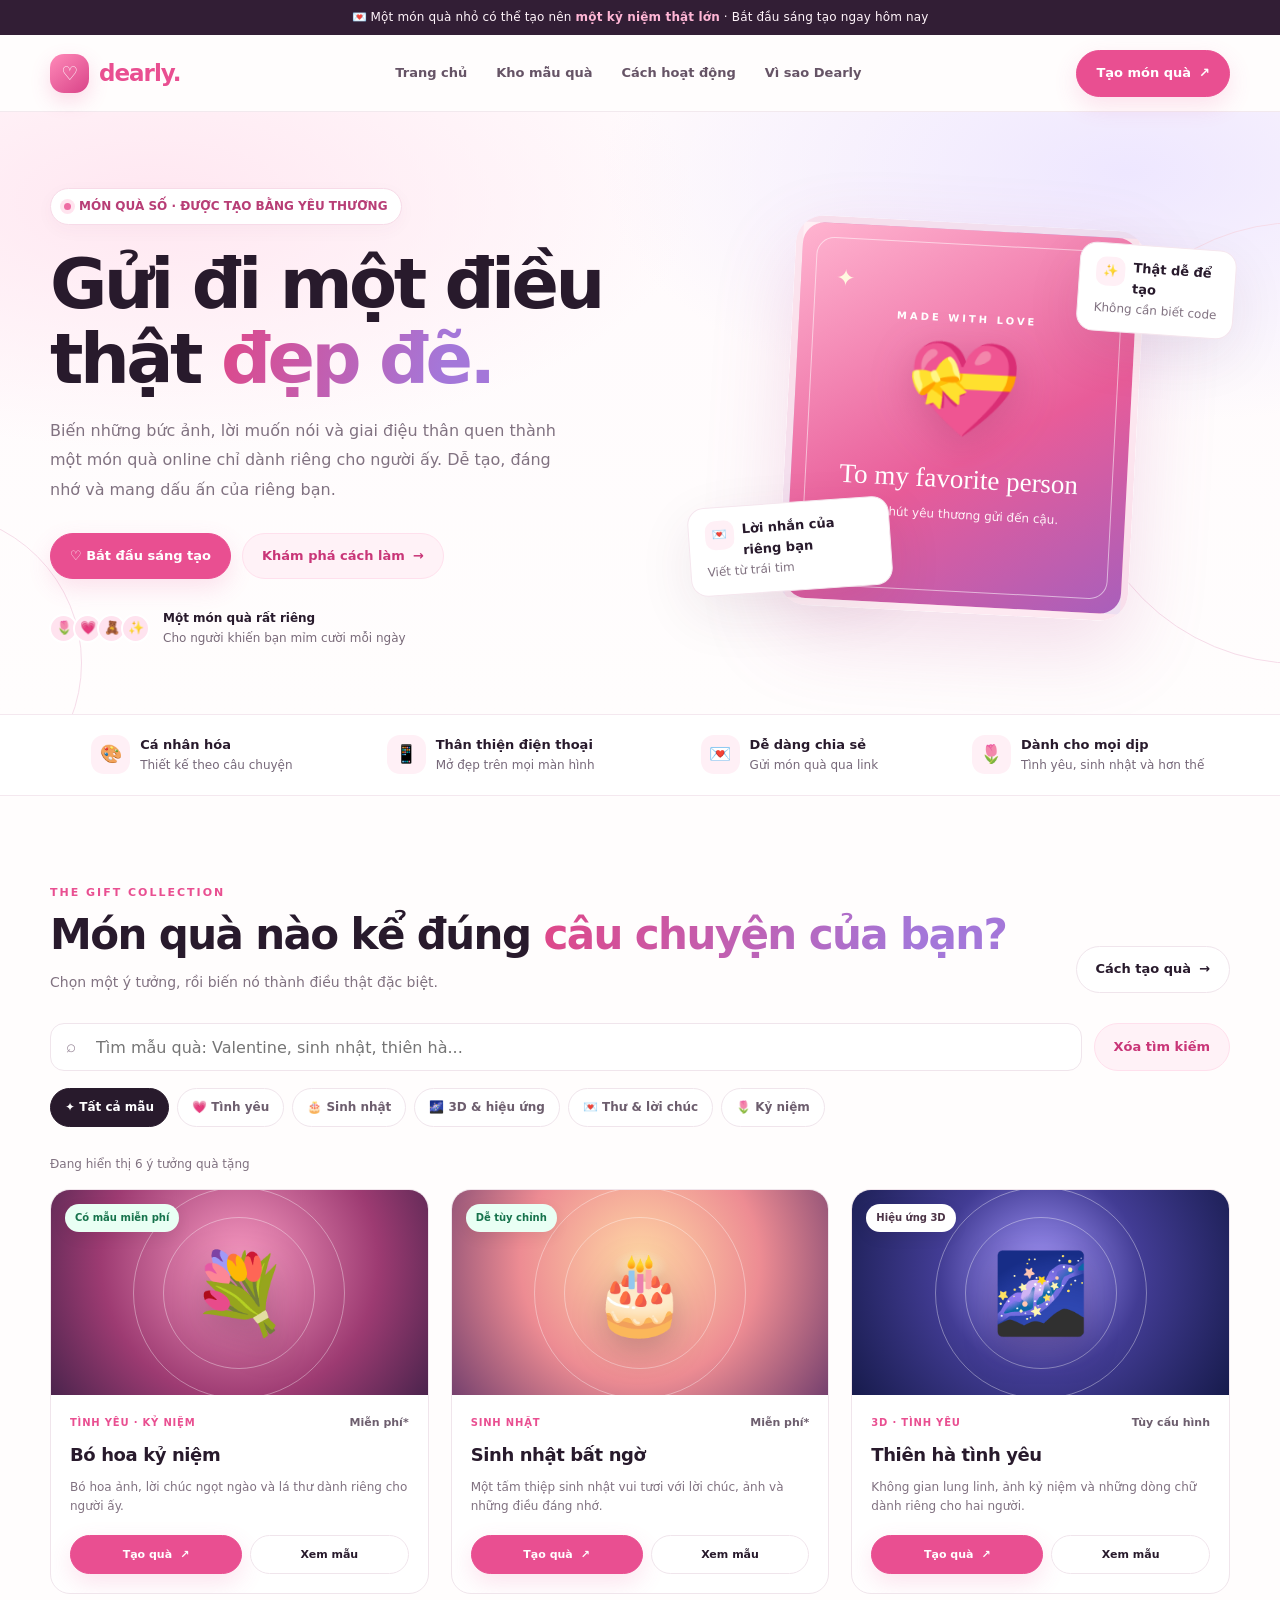
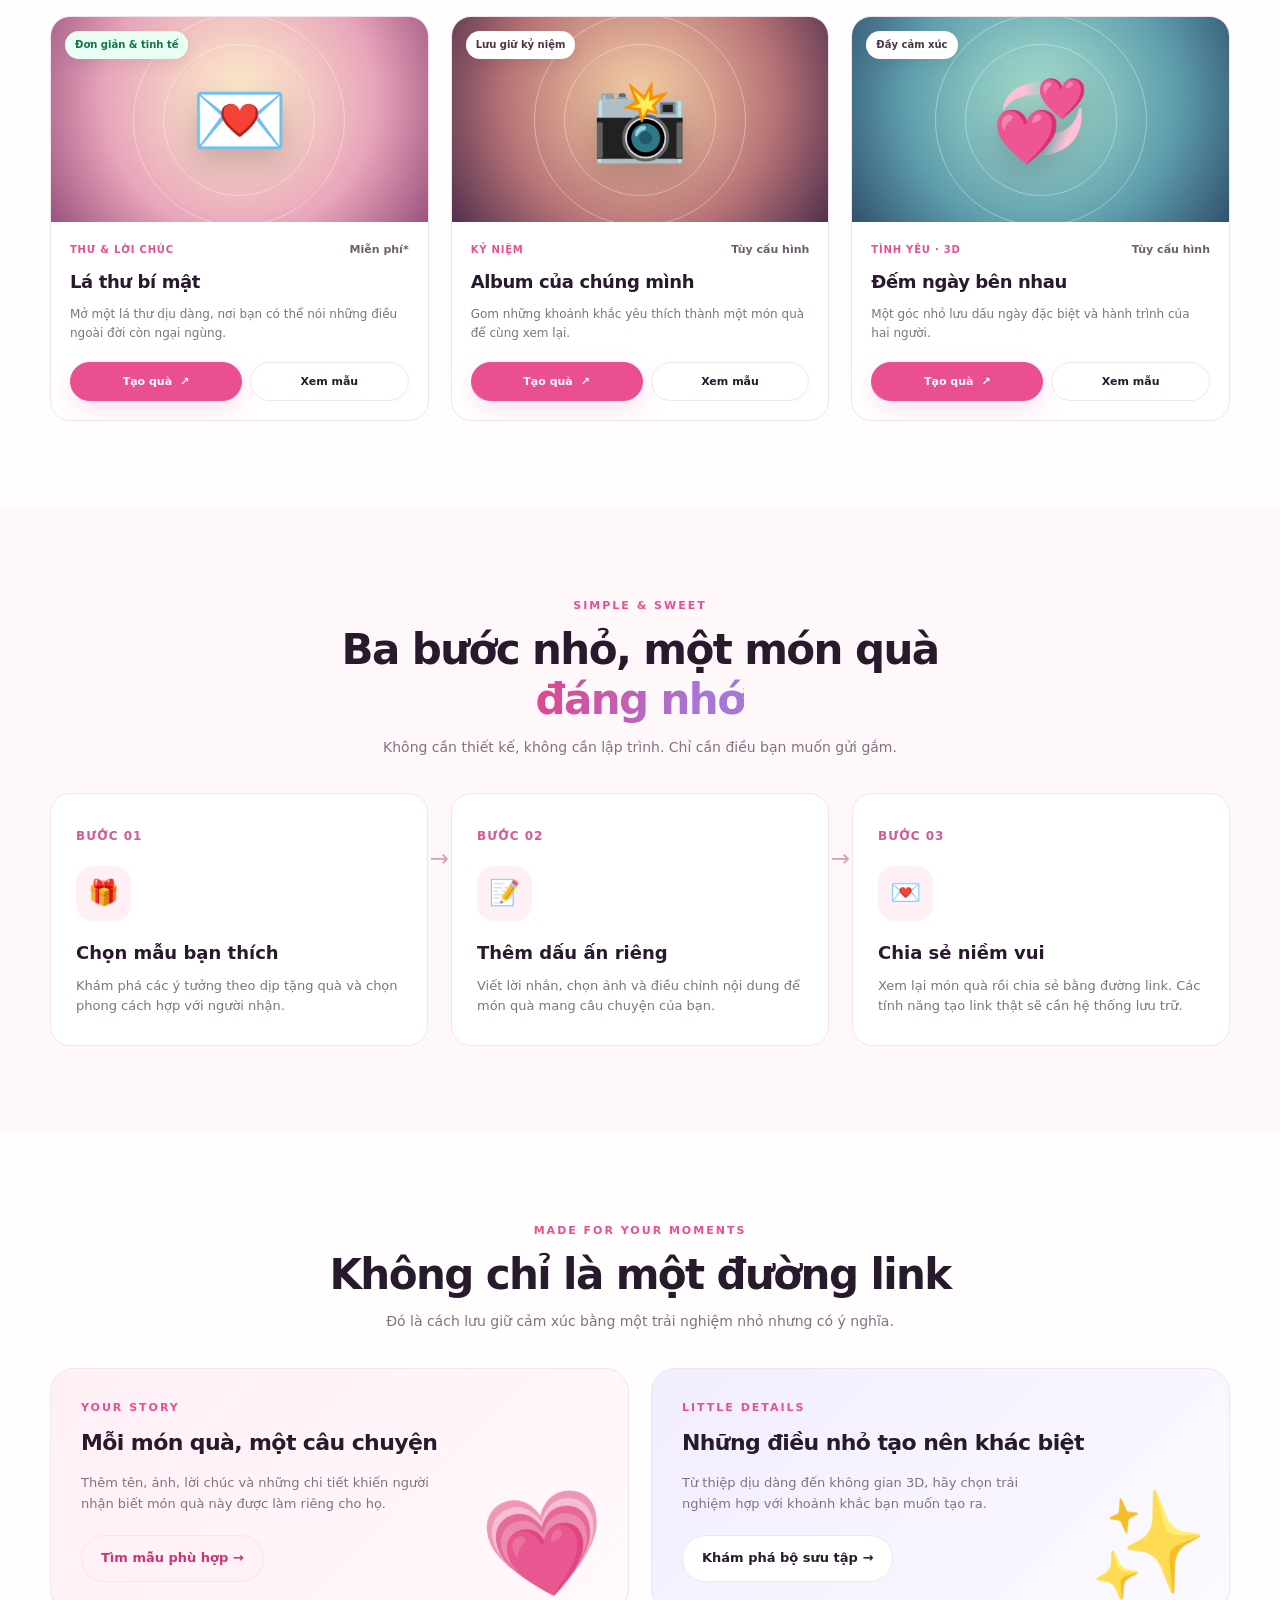
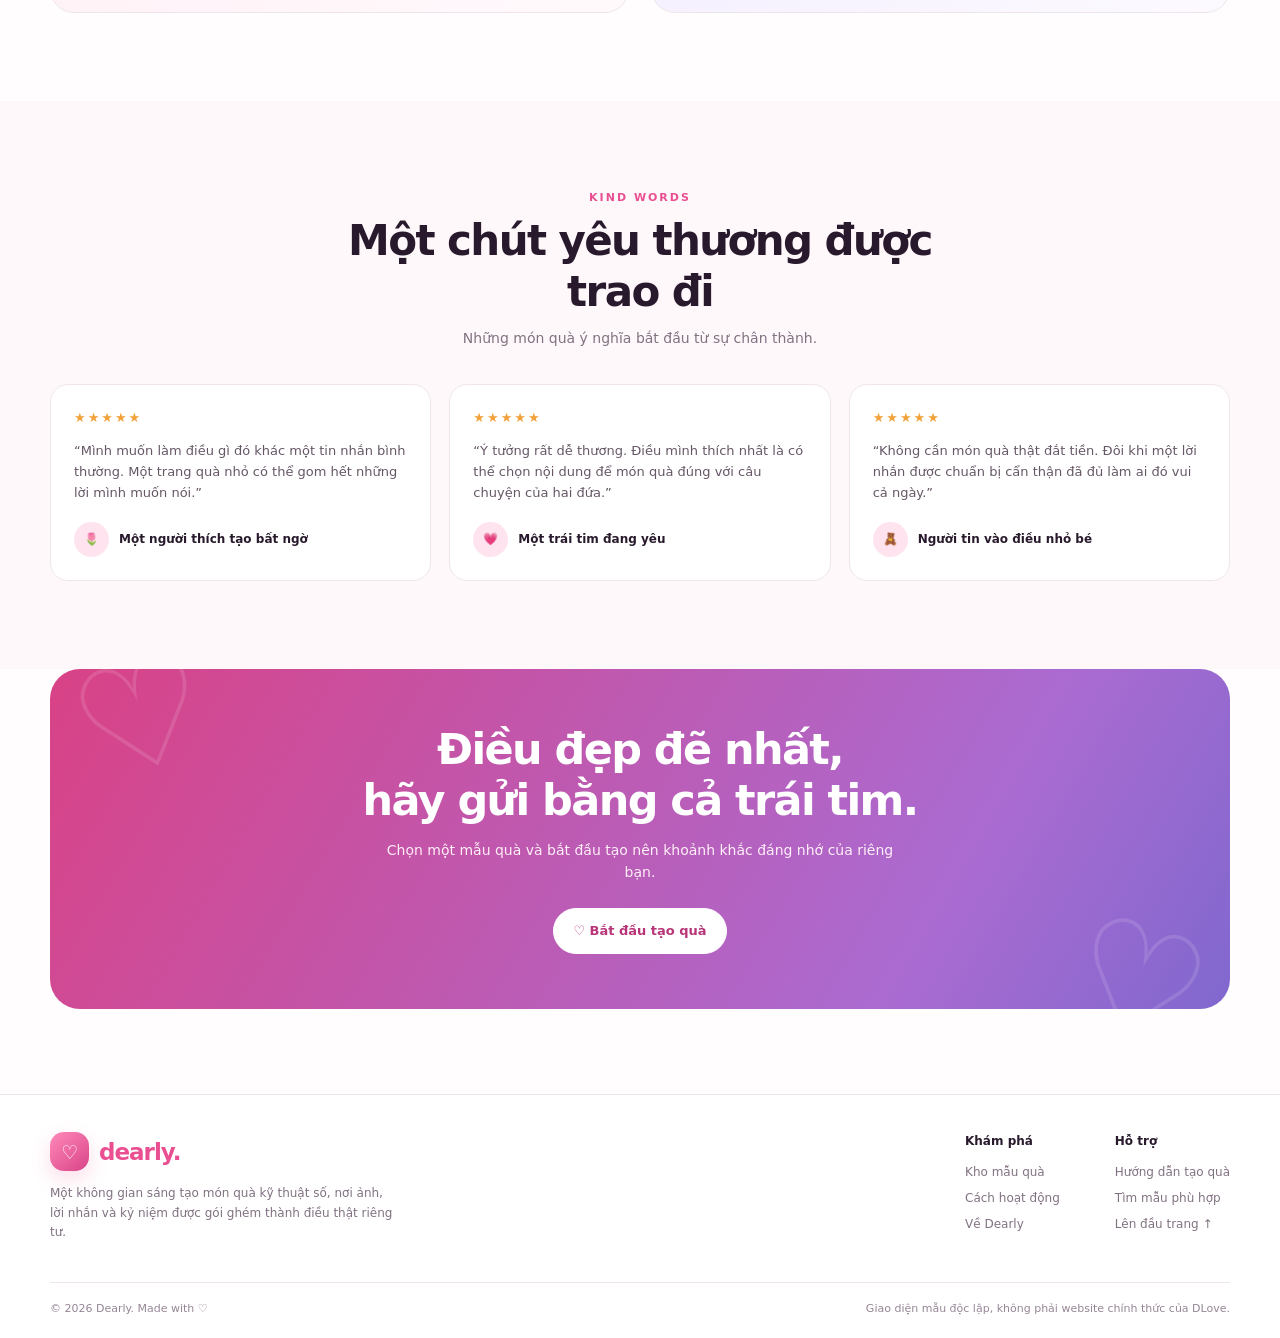
<file: dearly-website.html>
<!DOCTYPE html>
<html lang="vi">
<head>
<meta charset="UTF-8">
<meta name="viewport" content="width=device-width, initial-scale=1">
<meta name="theme-color" content="#fff8fb">
<meta name="description" content="Tạo món quà kỹ thuật số độc đáo bằng ảnh, lời chúc và những hiệu ứng đầy cảm xúc.">
<title>HanTlove — Gửi đi một điều thật đẹp</title>
<style>
:root{
  --ink:#281a2c;--muted:#817281;--pink:#e94f91;--pink-dark:#c93678;
  --rose:#fff0f6;--lilac:#f1edff;--cream:#fffaf5;--line:#f0e5ec;
  --white:#fff;--green:#18865b;--shadow:0 18px 55px rgba(83,37,66,.09);
  --radius:24px;--max:1180px;
}
*{box-sizing:border-box}
html{scroll-behavior:smooth;scroll-padding-top:92px}
body{margin:0;color:var(--ink);background:#fffdfd;font-family:Inter,ui-sans-serif,system-ui,-apple-system,"Segoe UI",sans-serif;line-height:1.6}
button,input{font:inherit}
button,a{-webkit-tap-highlight-color:transparent}
a{color:inherit;text-decoration:none}
button{cursor:pointer}
img{display:block;max-width:100%}
.container{width:min(var(--max),calc(100% - 40px));margin:auto}
.top-strip{background:#321e35;color:#fff4fa;text-align:center;padding:8px 14px;font-size:12px;letter-spacing:.15px}
.top-strip strong{color:#ffb6d5}
header{position:sticky;top:0;z-index:30;background:rgba(255,253,253,.88);backdrop-filter:blur(18px);border-bottom:1px solid rgba(240,229,236,.85)}
.nav{height:76px;display:flex;align-items:center;justify-content:space-between;gap:24px}
.brand{display:flex;align-items:center;gap:10px;font-size:23px;font-weight:850;letter-spacing:-1px}
.brand-mark{display:grid;place-items:center;width:39px;height:39px;border-radius:14px;color:#fff;background:linear-gradient(140deg,#ff8ab9,#d94388);box-shadow:0 8px 20px #e94f9133;font-size:19px}
.brand span:last-child{color:var(--pink)}
.nav-links{display:flex;align-items:center;gap:29px;color:#665466;font-size:13px;font-weight:650}
.nav-links a:hover{color:var(--pink)}
.nav-actions{display:flex;gap:10px;align-items:center}
.btn{border:1px solid var(--line);background:white;color:var(--ink);border-radius:999px;padding:12px 19px;font-size:13px;font-weight:750;display:inline-flex;align-items:center;justify-content:center;gap:8px;transition:transform .2s,box-shadow .2s,background .2s}
.btn:hover{transform:translateY(-2px);box-shadow:0 9px 22px #4a233010}
.btn-primary{background:var(--pink);color:white;border-color:var(--pink);box-shadow:0 9px 23px #e94f9128}
.btn-primary:hover{background:var(--pink-dark);border-color:var(--pink-dark)}
.btn-soft{background:#fff2f7;color:var(--pink-dark);border-color:#ffe0ed}
.menu-btn{display:none;border:1px solid var(--line);background:white;border-radius:13px;width:43px;height:43px;font-size:20px;color:var(--ink)}
.hero{position:relative;overflow:hidden;padding:76px 0 66px;background:radial-gradient(ellipse at 12% 15%,#ffe7f1 0,transparent 34%),radial-gradient(ellipse at 88% 10%,#eee7ff 0,transparent 33%),linear-gradient(180deg,#fffafc,#fffdfd)}
.hero:before,.hero:after{content:"";position:absolute;border:1px solid #f6dce9;border-radius:50%;pointer-events:none}
.hero:before{width:440px;height:440px;right:-240px;top:110px}
.hero:after{width:300px;height:300px;left:-220px;bottom:-100px}
.hero-grid{position:relative;z-index:1;display:grid;grid-template-columns:1.04fr .96fr;gap:65px;align-items:center}
.eyebrow{display:inline-flex;align-items:center;gap:8px;background:#fff;border:1px solid #f7dbe8;color:#b83e76;border-radius:999px;padding:8px 13px;font-size:12px;font-weight:800;box-shadow:0 5px 18px #7e365b09}
.eyebrow-dot{width:7px;height:7px;background:#ee6ca4;border-radius:50%;box-shadow:0 0 0 4px #ffe4ef}
h1{font-size:clamp(43px,5.5vw,70px);letter-spacing:-3.5px;line-height:1.06;margin:22px 0 20px;font-weight:850}
.gradient-text{background:linear-gradient(105deg,#df4788,#a477d9 80%);-webkit-background-clip:text;background-clip:text;color:transparent}
.hero-copy>p{max-width:520px;color:var(--muted);font-size:16px;line-height:1.85;margin:0 0 28px}
.hero-actions{display:flex;flex-wrap:wrap;gap:11px}
.hero-proof{display:flex;align-items:center;gap:13px;margin-top:30px;color:#796a79;font-size:12px}
.avatars{display:flex;padding-left:4px}
.avatar{width:29px;height:29px;border:2px solid white;border-radius:50%;display:grid;place-items:center;margin-left:-5px;font-size:13px;background:#ffe3ef}
.hero-proof strong{color:var(--ink)}
.hero-art{min-height:430px;position:relative;display:grid;place-items:center}
.art-glow{position:absolute;width:330px;height:330px;border-radius:50%;background:linear-gradient(135deg,#ffd7e8,#e4d9ff);filter:blur(1px);opacity:.85}
.gift-envelope{position:relative;width:min(100%,350px);height:390px;border:7px solid rgba(255,255,255,.8);border-radius:28px;background:linear-gradient(150deg,#ffb4d0,#e85c99 58%,#a85fbb);box-shadow:0 30px 80px #bd579b30;transform:rotate(3deg);overflow:hidden}
.gift-envelope:before{content:"";position:absolute;inset:14px;border:1px solid #ffffff88;border-radius:18px}
.gift-spark{position:absolute;color:#fff8df;font-size:23px}
.s1{top:36px;left:35px}.s2{top:67px;right:38px;font-size:16px}.s3{bottom:67px;left:44px;font-size:17px}
.gift-center{position:absolute;inset:0;display:flex;flex-direction:column;align-items:center;justify-content:center;text-align:center;color:white;padding:32px}
.gift-center small{letter-spacing:3px;font-size:10px;font-weight:800}
.gift-heart{font-size:93px;line-height:1.35;filter:drop-shadow(0 12px 20px #8e245b44);animation:heartbeat 2.2s ease-in-out infinite}
.gift-center h3{font-family:Georgia,serif;font-weight:500;font-size:27px;margin:5px 0}
.gift-center p{font-size:12px;color:#fff2f7;margin:0}
.float-card{position:absolute;z-index:2;background:#fff;border:1px solid #f5e6ee;border-radius:17px;padding:13px 16px;box-shadow:var(--shadow);font-size:12px}
.float-card strong{display:block;font-size:13px}
.float-card span{color:var(--muted)}
.float-one{left:-6px;bottom:42px;transform:rotate(-4deg)}
.float-two{right:-5px;top:43px;transform:rotate(4deg)}
.float-icon{display:inline-grid;place-items:center;width:29px;height:29px;border-radius:10px;background:#fff0f6;margin-right:8px;float:left}
@keyframes heartbeat{0%,100%{transform:scale(1)}50%{transform:scale(1.07)}}
.trust-bar{border-top:1px solid #f4e8ef;border-bottom:1px solid #f4e8ef;background:#fff;padding:20px 0}
.trust-grid{display:grid;grid-template-columns:repeat(4,1fr);gap:15px}
.trust-item{display:flex;justify-content:center;align-items:center;gap:10px;color:#766879;font-size:12px}
.trust-item b{display:block;color:var(--ink);font-size:13px}
.trust-icon{width:39px;height:39px;border-radius:13px;background:#fff0f6;display:grid;place-items:center;font-size:18px}
.section{padding:88px 0}
.section-soft{background:#fff8fb}
.section-head{display:flex;justify-content:space-between;align-items:end;gap:20px;margin-bottom:30px}
.section-kicker{font-size:11px;text-transform:uppercase;letter-spacing:2px;font-weight:850;color:var(--pink);margin-bottom:9px}
h2{font-size:clamp(29px,4vw,42px);letter-spacing:-1.6px;line-height:1.2;margin:0 0 10px}
.section-head p,.center-head p{margin:0;color:var(--muted);font-size:14px}
.center-head{text-align:center;max-width:660px;margin:0 auto 35px}
.center-head .section-kicker{margin-bottom:10px}
.search-row{display:flex;gap:12px;margin:0 0 17px}
.searchbox{position:relative;flex:1}
.searchbox span{position:absolute;left:16px;top:50%;transform:translateY(-50%);font-size:17px;color:#9b8b9b}
.searchbox input{width:100%;height:48px;border:1px solid var(--line);border-radius:14px;background:white;padding:0 15px 0 45px;outline:none;color:var(--ink)}
.searchbox input:focus{border-color:#e9a1c3;box-shadow:0 0 0 3px #e94f9110}
.filter-row{display:flex;gap:8px;flex-wrap:wrap;margin-bottom:28px}
.filter{border:1px solid var(--line);background:white;color:#6d5e6e;border-radius:999px;padding:9px 14px;font-size:12px;font-weight:750;transition:.2s}
.filter:hover,.filter.active{background:var(--ink);border-color:var(--ink);color:white}
.result-count{font-size:12px;color:var(--muted);margin-bottom:15px}
.product-grid{display:grid;grid-template-columns:repeat(3,minmax(0,1fr));gap:22px}
.product-card{border:1px solid var(--line);border-radius:20px;background:white;overflow:hidden;transition:transform .25s,box-shadow .25s,border-color .25s}
.product-card:hover{transform:translateY(-5px);box-shadow:0 20px 45px #552b4212;border-color:#f0ccdd}
.product-art{height:205px;position:relative;display:grid;place-items:center;overflow:hidden}
.product-art:before,.product-art:after{content:"";position:absolute;border-radius:50%;border:1px solid #ffffff5c}
.product-art:before{width:210px;height:210px}
.product-art:after{width:150px;height:150px}
.art-valentine{background:radial-gradient(circle at 50% 35%,#f99ac2,#9d3b72 60%,#4b244d)}
.art-garden{background:radial-gradient(circle at 50% 40%,#f9d5a8,#b87377 60%,#52304e)}
.art-galaxy{background:radial-gradient(circle at 50% 40%,#a79aff,#423c94 45%,#171b4c)}
.art-birthday{background:radial-gradient(circle at 50% 35%,#ffd8a4,#ed8c93 52%,#76416e)}
.art-letter{background:radial-gradient(circle at 50% 40%,#fff0cb,#e8a5bb 60%,#9c527e)}
.art-memory{background:radial-gradient(circle at 50% 40%,#a9e2d0,#5e9eac 60%,#31516f)}
.art-emoji{position:relative;z-index:1;font-size:78px;filter:drop-shadow(0 12px 16px #34133040);transition:transform .3s}
.product-card:hover .art-emoji{transform:scale(1.08) rotate(-4deg)}
.product-badge{position:absolute;top:14px;left:14px;z-index:2;background:#fff;color:#4c3447;border-radius:999px;padding:6px 10px;font-size:10px;font-weight:850;box-shadow:0 5px 15px #27122212}
.product-badge.free{color:#16734c;background:#e9fff4}
.product-body{padding:19px}
.product-meta{display:flex;justify-content:space-between;align-items:center;gap:8px;margin-bottom:9px}
.category-label{font-size:10px;letter-spacing:.8px;text-transform:uppercase;font-weight:850;color:var(--pink)}
.price-label{font-size:11px;color:#6d5e6e;font-weight:800}
.product-body h3{font-size:18px;letter-spacing:-.4px;margin:0 0 8px}
.product-body p{font-size:12px;color:var(--muted);min-height:40px;margin:0 0 17px}
.product-actions{display:flex;gap:8px}
.product-actions .btn{flex:1;padding:10px 11px;font-size:11px}
.product-actions .btn-primary{flex:1.1}
.empty-state{grid-column:1/-1;text-align:center;padding:50px 15px;color:var(--muted);border:1px dashed var(--line);border-radius:18px;background:white}
.steps-grid{display:grid;grid-template-columns:repeat(3,1fr);gap:23px}
.step-card{padding:28px 25px;border:1px solid var(--line);border-radius:20px;background:white;position:relative}
.step-number{font-size:12px;letter-spacing:1px;font-weight:900;color:#d65a91}
.step-icon{width:55px;height:55px;display:grid;place-items:center;border-radius:17px;background:var(--rose);font-size:25px;margin:18px 0}
.step-card h3{font-size:18px;margin:0 0 8px}
.step-card p{font-size:13px;color:var(--muted);margin:0}
.step-card:not(:last-child):after{content:"→";position:absolute;right:-22px;top:46px;color:#d6a0ba;font-size:23px;z-index:1}
.feature-grid{display:grid;grid-template-columns:1fr 1fr;gap:22px}
.feature-card{border-radius:24px;padding:30px;background:white;border:1px solid var(--line);min-height:230px;overflow:hidden;position:relative}
.feature-card.pink-card{background:linear-gradient(135deg,#fff0f6,#fff9fc)}
.feature-card.purple-card{background:linear-gradient(135deg,#f2edff,#fcfaff)}
.feature-card h3{font-size:22px;margin:0 0 9px;letter-spacing:-.6px}
.feature-card p{color:var(--muted);font-size:13px;max-width:350px;margin-bottom:20px}
.feature-deco{position:absolute;right:20px;bottom:-14px;font-size:100px;opacity:.85;transform:rotate(-10deg)}
.feature-card .btn{position:relative;z-index:1}
.testimonial-grid{display:grid;grid-template-columns:repeat(3,1fr);gap:18px}
.quote-card{padding:23px;border:1px solid var(--line);border-radius:18px;background:white}
.stars{color:#f2a23a;letter-spacing:2px;font-size:13px;margin-bottom:12px}
.quote-card p{font-size:13px;color:#665766;margin:0 0 18px}
.quote-person{display:flex;align-items:center;gap:10px;font-weight:800;font-size:12px}
.person-avatar{width:35px;height:35px;border-radius:50%;display:grid;place-items:center;background:#ffe3ef}
.cta{padding:0 0 85px}
.cta-box{position:relative;overflow:hidden;border-radius:30px;padding:55px 35px;text-align:center;color:white;background:linear-gradient(120deg,#d94286,#aa6bd1 75%,#8068ce)}
.cta-box:before,.cta-box:after{content:"♡";position:absolute;color:#ffffff20;font-size:150px;line-height:1}
.cta-box:before{left:25px;top:-28px;transform:rotate(-18deg)}
.cta-box:after{right:25px;bottom:-48px;transform:rotate(18deg)}
.cta-box h2{position:relative;font-size:clamp(29px,4vw,43px);margin-bottom:12px}
.cta-box p{position:relative;color:#ffeff7;font-size:14px;margin:0 auto 24px;max-width:520px}
.cta-box .btn{position:relative;background:white;color:#b73578;border-color:white}
footer{border-top:1px solid var(--line);background:#fff;padding:37px 0 20px}
.footer-main{display:flex;justify-content:space-between;gap:30px;padding-bottom:28px}
.footer-about{max-width:350px}
.footer-about p{color:var(--muted);font-size:12px;margin-top:13px}
.footer-links{display:flex;gap:55px}
.footer-col strong{display:block;font-size:12px;margin-bottom:11px}
.footer-col a{display:block;font-size:12px;color:var(--muted);margin:7px 0}
.footer-bottom{border-top:1px solid var(--line);padding-top:17px;display:flex;justify-content:space-between;gap:12px;color:#958695;font-size:11px}
.modal-backdrop{position:fixed;inset:0;z-index:100;background:#2513268c;backdrop-filter:blur(5px);display:none;align-items:center;justify-content:center;padding:18px}
.modal-backdrop.open{display:flex}
.modal{width:min(540px,100%);max-height:90vh;overflow:auto;border-radius:23px;background:white;box-shadow:0 30px 100px #170b1a55}
.modal-head{display:flex;justify-content:space-between;align-items:center;padding:19px 22px;border-bottom:1px solid var(--line)}
.modal-head h3{margin:0;font-size:17px}
.close-modal{width:34px;height:34px;border:0;background:#fff1f6;border-radius:50%;font-size:20px;color:#9a4771}
.modal-content{padding:22px}
.modal-art{height:180px;border-radius:16px;display:grid;place-items:center;font-size:75px;margin-bottom:18px}
.modal-content p{font-size:13px;color:var(--muted);margin:10px 0 18px}
.modal-note{background:#fff7fa;border:1px solid #f6e0eb;border-radius:12px;padding:13px;color:#8d647b;font-size:12px;margin-bottom:18px}
.modal-actions{display:flex;gap:9px}
.modal-actions .btn{flex:1}
.toast{position:fixed;bottom:20px;left:50%;transform:translate(-50%,20px);z-index:150;padding:12px 17px;border-radius:12px;background:#302035;color:white;font-size:12px;opacity:0;pointer-events:none;transition:.25s;box-shadow:var(--shadow)}
.toast.show{opacity:1;transform:translate(-50%,0)}
@media(max-width:900px){
 .hero-grid{gap:25px}.product-grid{grid-template-columns:repeat(2,minmax(0,1fr))}
 .nav-links{gap:16px}.hero-art{min-height:390px}.gift-envelope{width:300px;height:355px}
 .trust-grid{grid-template-columns:repeat(2,1fr)}.trust-item{justify-content:flex-start}
}
@media(max-width:650px){
 .container{width:calc(100% - 28px)}
 .top-strip{font-size:10px}
 .nav{height:66px}.brand{font-size:21px}.nav-actions>.btn{display:none}
 .menu-btn{display:block}
 .nav-links{display:none;position:absolute;top:65px;left:14px;right:14px;background:white;border:1px solid var(--line);border-radius:16px;padding:17px;box-shadow:var(--shadow);flex-direction:column;align-items:stretch;gap:0}
 .nav-links.open{display:flex}.nav-links a{padding:10px 4px}
 .hero{padding:53px 0 42px}.hero-grid{grid-template-columns:1fr;gap:18px}
 .hero-copy{text-align:center}.hero-copy>p{font-size:14px;margin-inline:auto}
 h1{font-size:44px;letter-spacing:-2.3px}.hero-actions{justify-content:center}
 .hero-proof{justify-content:center}.hero-art{min-height:355px}
 .gift-envelope{width:270px;height:325px}.gift-heart{font-size:77px}.gift-center h3{font-size:24px}
 .float-one{left:0;bottom:16px}.float-two{right:0;top:13px}
 .trust-grid{gap:15px 10px}.trust-item{font-size:10px;gap:7px}.trust-item b{font-size:11px}
 .trust-icon{width:33px;height:33px;flex-shrink:0}
 .section{padding:62px 0}.section-head{display:block}.section-head>.btn{margin-top:17px}
 h2{font-size:32px}.search-row{display:block}.searchbox{margin-bottom:9px}
 .filter-row{flex-wrap:nowrap;overflow-x:auto;padding-bottom:8px}.filter{white-space:nowrap}
 .product-grid{grid-template-columns:1fr;gap:15px}.product-art{height:210px}
 .product-body p{min-height:0}.steps-grid{grid-template-columns:1fr;gap:13px}
 .step-card{padding:22px}.step-card:after{display:none}
 .feature-grid,.testimonial-grid{grid-template-columns:1fr}
 .feature-card{min-height:220px;padding:24px}.feature-deco{font-size:83px}
 .cta{padding-bottom:58px}.cta-box{padding:45px 19px;border-radius:22px}
 .cta-box:before{left:-15px}.cta-box:after{right:-15px}
 .footer-main{display:block}.footer-links{gap:35px;margin-top:25px}
 .footer-bottom{display:block}.footer-bottom span{display:block;margin-top:6px}
}
@media(prefers-reduced-motion:reduce){*,*:before,*:after{scroll-behavior:auto!important;animation:none!important;transition:none!important}}
</style>
</head>
<body>
<div class="top-strip">💌 Một món quà nhỏ có thể tạo nên <strong>một kỷ niệm thật lớn</strong> · Bắt đầu sáng tạo ngay hôm nay</div>
<header>
 <div class="container nav">
  <a class="brand" href="#home" aria-label="Dearly trang chủ"><span class="brand-mark">♡</span><span>dearly<span>.</span></span></a>
  <nav class="nav-links" id="navLinks">
   <a href="#home">Trang chủ</a><a href="#gallery">Kho mẫu quà</a><a href="#how">Cách hoạt động</a><a href="#why">Vì sao Dearly</a>
  </nav>
  <div class="nav-actions"><a class="btn btn-primary" href="#gallery">Tạo món quà <span>↗</span></a><button class="menu-btn" id="menuBtn" aria-label="Mở menu" aria-expanded="false">☰</button></div>
 </div>
</header>

<main>
<section class="hero" id="home">
 <div class="container hero-grid">
  <div class="hero-copy">
   <span class="eyebrow"><span class="eyebrow-dot"></span> MÓN QUÀ SỐ · ĐƯỢC TẠO BẰNG YÊU THƯƠNG</span>
   <h1>Gửi đi một điều<br>thật <span class="gradient-text">đẹp đẽ.</span></h1>
   <p>Biến những bức ảnh, lời muốn nói và giai điệu thân quen thành một món quà online chỉ dành riêng cho người ấy. Dễ tạo, đáng nhớ và mang dấu ấn của riêng bạn.</p>
   <div class="hero-actions"><a class="btn btn-primary" href="#gallery">♡ Bắt đầu sáng tạo</a><a class="btn btn-soft" href="#how">Khám phá cách làm <span>→</span></a></div>
   <div class="hero-proof"><div class="avatars"><span class="avatar">🌷</span><span class="avatar">💗</span><span class="avatar">🧸</span><span class="avatar">✨</span></div><div><strong>Một món quà rất riêng</strong><br>Cho người khiến bạn mỉm cười mỗi ngày</div></div>
  </div>
  <div class="hero-art" aria-label="Minh họa món quà tình yêu">
   <div class="art-glow"></div>
   <div class="gift-envelope"><span class="gift-spark s1">✦</span><span class="gift-spark s2">✧</span><span class="gift-spark s3">✦</span><div class="gift-center"><small>MADE WITH LOVE</small><div class="gift-heart">💝</div><h3>To my favorite person</h3><p>Một chút yêu thương gửi đến cậu.</p></div></div>
   <div class="float-card float-one"><span class="float-icon">💌</span><strong>Lời nhắn của riêng bạn</strong><span>Viết từ trái tim</span></div>
   <div class="float-card float-two"><span class="float-icon">✨</span><strong>Thật dễ để tạo</strong><span>Không cần biết code</span></div>
  </div>
 </div>
</section>

<section class="trust-bar">
 <div class="container trust-grid">
  <div class="trust-item"><span class="trust-icon">🎨</span><div><b>Cá nhân hóa</b>Thiết kế theo câu chuyện</div></div>
  <div class="trust-item"><span class="trust-icon">📱</span><div><b>Thân thiện điện thoại</b>Mở đẹp trên mọi màn hình</div></div>
  <div class="trust-item"><span class="trust-icon">💌</span><div><b>Dễ dàng chia sẻ</b>Gửi món quà qua link</div></div>
  <div class="trust-item"><span class="trust-icon">🌷</span><div><b>Dành cho mọi dịp</b>Tình yêu, sinh nhật và hơn thế</div></div>
 </div>
</section>

<section class="section" id="gallery">
 <div class="container">
  <div class="section-head">
   <div><div class="section-kicker">THE GIFT COLLECTION</div><h2>Món quà nào kể đúng <span class="gradient-text">câu chuyện của bạn?</span></h2><p>Chọn một ý tưởng, rồi biến nó thành điều thật đặc biệt.</p></div>
   <a href="#how" class="btn">Cách tạo quà <span>→</span></a>
  </div>
  <div class="search-row"><div class="searchbox"><span>⌕</span><input id="searchInput" type="search" placeholder="Tìm mẫu quà: Valentine, sinh nhật, thiên hà..." aria-label="Tìm mẫu quà"></div><button class="btn btn-soft" id="clearSearch">Xóa tìm kiếm</button></div>
  <div class="filter-row" id="filters">
   <button class="filter active" data-filter="all">✦ Tất cả mẫu</button>
   <button class="filter" data-filter="love">💗 Tình yêu</button>
   <button class="filter" data-filter="birthday">🎂 Sinh nhật</button>
   <button class="filter" data-filter="3d">🌌 3D & hiệu ứng</button>
   <button class="filter" data-filter="letter">💌 Thư & lời chúc</button>
   <button class="filter" data-filter="memory">🌷 Kỷ niệm</button>
  </div>
  <div class="result-count" id="resultCount">Đang hiển thị 6 ý tưởng quà tặng</div>
  <div class="product-grid" id="productGrid">
   <article class="product-card" data-category="love letter" data-name="bó hoa kỷ niệm lời chúc thư ảnh">
    <div class="product-art art-valentine"><span class="product-badge free">Có mẫu miễn phí</span><span class="art-emoji">💐</span></div>
    <div class="product-body"><div class="product-meta"><span class="category-label">Tình yêu · Kỷ niệm</span><span class="price-label">Miễn phí*</span></div><h3>Bó hoa kỷ niệm</h3><p>Bó hoa ảnh, lời chúc ngọt ngào và lá thư dành riêng cho người ấy.</p><div class="product-actions"><button class="btn btn-primary create-btn" data-id="flower">Tạo quà <span>↗</span></button><button class="btn preview-btn" data-id="flower">Xem mẫu</button></div></div>
   </article>
   <article class="product-card" data-category="birthday memory" data-name="sinh nhật bất ngờ bánh kem lời chúc">
    <div class="product-art art-birthday"><span class="product-badge free">Dễ tùy chỉnh</span><span class="art-emoji">🎂</span></div>
    <div class="product-body"><div class="product-meta"><span class="category-label">Sinh nhật</span><span class="price-label">Miễn phí*</span></div><h3>Sinh nhật bất ngờ</h3><p>Một tấm thiệp sinh nhật vui tươi với lời chúc, ảnh và những điều đáng nhớ.</p><div class="product-actions"><button class="btn btn-primary create-btn" data-id="birthday">Tạo quà <span>↗</span></button><button class="btn preview-btn" data-id="birthday">Xem mẫu</button></div></div>
   </article>
   <article class="product-card" data-category="love 3d" data-name="thiên hà tình yêu galaxy trái tim không gian">
    <div class="product-art art-galaxy"><span class="product-badge">Hiệu ứng 3D</span><span class="art-emoji">🌌</span></div>
    <div class="product-body"><div class="product-meta"><span class="category-label">3D · Tình yêu</span><span class="price-label">Tùy cấu hình</span></div><h3>Thiên hà tình yêu</h3><p>Không gian lung linh, ảnh kỷ niệm và những dòng chữ dành riêng cho hai người.</p><div class="product-actions"><button class="btn btn-primary create-btn" data-id="galaxy">Tạo quà <span>↗</span></button><button class="btn preview-btn" data-id="galaxy">Xem mẫu</button></div></div>
   </article>
   <article class="product-card" data-category="letter love" data-name="lá thư tình yêu lời nhắn thư bí mật">
    <div class="product-art art-letter"><span class="product-badge free">Đơn giản & tinh tế</span><span class="art-emoji">💌</span></div>
    <div class="product-body"><div class="product-meta"><span class="category-label">Thư & lời chúc</span><span class="price-label">Miễn phí*</span></div><h3>Lá thư bí mật</h3><p>Mở một lá thư dịu dàng, nơi bạn có thể nói những điều ngoài đời còn ngại ngùng.</p><div class="product-actions"><button class="btn btn-primary create-btn" data-id="letter">Tạo quà <span>↗</span></button><button class="btn preview-btn" data-id="letter">Xem mẫu</button></div></div>
   </article>
   <article class="product-card" data-category="memory 3d" data-name="album ảnh kỷ niệm quả cầu ảnh">
    <div class="product-art art-garden"><span class="product-badge">Lưu giữ kỷ niệm</span><span class="art-emoji">📸</span></div>
    <div class="product-body"><div class="product-meta"><span class="category-label">Kỷ niệm</span><span class="price-label">Tùy cấu hình</span></div><h3>Album của chúng mình</h3><p>Gom những khoảnh khắc yêu thích thành một món quà để cùng xem lại.</p><div class="product-actions"><button class="btn btn-primary create-btn" data-id="album">Tạo quà <span>↗</span></button><button class="btn preview-btn" data-id="album">Xem mẫu</button></div></div>
   </article>
   <article class="product-card" data-category="love 3d" data-name="trái tim 3d đếm ngày yêu tình yêu">
    <div class="product-art art-memory"><span class="product-badge">Đầy cảm xúc</span><span class="art-emoji">💞</span></div>
    <div class="product-body"><div class="product-meta"><span class="category-label">Tình yêu · 3D</span><span class="price-label">Tùy cấu hình</span></div><h3>Đếm ngày bên nhau</h3><p>Một góc nhỏ lưu dấu ngày đặc biệt và hành trình của hai người.</p><div class="product-actions"><button class="btn btn-primary create-btn" data-id="days">Tạo quà <span>↗</span></button><button class="btn preview-btn" data-id="days">Xem mẫu</button></div></div>
   </article>
  </div>
 </div>
</section>

<section class="section section-soft" id="how">
 <div class="container">
  <div class="center-head"><div class="section-kicker">SIMPLE & SWEET</div><h2>Ba bước nhỏ, một món quà <span class="gradient-text">đáng nhớ</span></h2><p>Không cần thiết kế, không cần lập trình. Chỉ cần điều bạn muốn gửi gắm.</p></div>
  <div class="steps-grid">
   <article class="step-card"><span class="step-number">BƯỚC 01</span><div class="step-icon">🎁</div><h3>Chọn mẫu bạn thích</h3><p>Khám phá các ý tưởng theo dịp tặng quà và chọn phong cách hợp với người nhận.</p></article>
   <article class="step-card"><span class="step-number">BƯỚC 02</span><div class="step-icon">📝</div><h3>Thêm dấu ấn riêng</h3><p>Viết lời nhắn, chọn ảnh và điều chỉnh nội dung để món quà mang câu chuyện của bạn.</p></article>
   <article class="step-card"><span class="step-number">BƯỚC 03</span><div class="step-icon">💌</div><h3>Chia sẻ niềm vui</h3><p>Xem lại món quà rồi chia sẻ bằng đường link. Các tính năng tạo link thật sẽ cần hệ thống lưu trữ.</p></article>
  </div>
 </div>
</section>

<section class="section" id="why">
 <div class="container">
  <div class="center-head"><div class="section-kicker">MADE FOR YOUR MOMENTS</div><h2>Không chỉ là một đường link</h2><p>Đó là cách lưu giữ cảm xúc bằng một trải nghiệm nhỏ nhưng có ý nghĩa.</p></div>
  <div class="feature-grid">
   <article class="feature-card pink-card"><div class="section-kicker">YOUR STORY</div><h3>Mỗi món quà, một câu chuyện</h3><p>Thêm tên, ảnh, lời chúc và những chi tiết khiến người nhận biết món quà này được làm riêng cho họ.</p><a href="#gallery" class="btn btn-soft">Tìm mẫu phù hợp →</a><span class="feature-deco">💗</span></article>
   <article class="feature-card purple-card"><div class="section-kicker">LITTLE DETAILS</div><h3>Những điều nhỏ tạo nên khác biệt</h3><p>Từ thiệp dịu dàng đến không gian 3D, hãy chọn trải nghiệm hợp với khoảnh khắc bạn muốn tạo ra.</p><a href="#gallery" class="btn">Khám phá bộ sưu tập →</a><span class="feature-deco">✨</span></article>
  </div>
 </div>
</section>

<section class="section section-soft">
 <div class="container">
  <div class="center-head"><div class="section-kicker">KIND WORDS</div><h2>Một chút yêu thương được trao đi</h2><p>Những món quà ý nghĩa bắt đầu từ sự chân thành.</p></div>
  <div class="testimonial-grid">
   <article class="quote-card"><div class="stars">★★★★★</div><p>“Mình muốn làm điều gì đó khác một tin nhắn bình thường. Một trang quà nhỏ có thể gom hết những lời mình muốn nói.”</p><div class="quote-person"><span class="person-avatar">🌷</span> Một người thích tạo bất ngờ</div></article>
   <article class="quote-card"><div class="stars">★★★★★</div><p>“Ý tưởng rất dễ thương. Điều mình thích nhất là có thể chọn nội dung để món quà đúng với câu chuyện của hai đứa.”</p><div class="quote-person"><span class="person-avatar">💗</span> Một trái tim đang yêu</div></article>
   <article class="quote-card"><div class="stars">★★★★★</div><p>“Không cần món quà thật đắt tiền. Đôi khi một lời nhắn được chuẩn bị cẩn thận đã đủ làm ai đó vui cả ngày.”</p><div class="quote-person"><span class="person-avatar">🧸</span> Người tin vào điều nhỏ bé</div></article>
  </div>
 </div>
</section>

<section class="cta">
 <div class="container"><div class="cta-box"><h2>Điều đẹp đẽ nhất,<br>hãy gửi bằng cả trái tim.</h2><p>Chọn một mẫu quà và bắt đầu tạo nên khoảnh khắc đáng nhớ của riêng bạn.</p><a href="#gallery" class="btn">♡ Bắt đầu tạo quà</a></div></div>
</section>
</main>

<footer>
 <div class="container">
  <div class="footer-main">
   <div class="footer-about"><a class="brand" href="#home"><span class="brand-mark">♡</span><span>dearly<span>.</span></span></a><p>Một không gian sáng tạo món quà kỹ thuật số, nơi ảnh, lời nhắn và kỷ niệm được gói ghém thành điều thật riêng tư.</p></div>
   <div class="footer-links">
    <div class="footer-col"><strong>Khám phá</strong><a href="#gallery">Kho mẫu quà</a><a href="#how">Cách hoạt động</a><a href="#why">Về Dearly</a></div>
    <div class="footer-col"><strong>Hỗ trợ</strong><a href="#how">Hướng dẫn tạo quà</a><a href="#gallery">Tìm mẫu phù hợp</a><a href="#home">Lên đầu trang ↑</a></div>
   </div>
  </div>
  <div class="footer-bottom"><span>© 2026 Dearly. Made with ♡</span><span>Giao diện mẫu độc lập, không phải website chính thức của DLove.</span></div>
 </div>
</footer>

<div class="modal-backdrop" id="modalBackdrop" role="dialog" aria-modal="true" aria-labelledby="modalTitle">
 <div class="modal">
  <div class="modal-head"><h3 id="modalTitle">Xem mẫu quà</h3><button class="close-modal" id="closeModal" aria-label="Đóng">×</button></div>
  <div class="modal-content">
   <div class="modal-art art-valentine" id="modalArt">💝</div>
   <div class="section-kicker" id="modalCategory">TÌNH YÊU</div>
   <h2 id="modalProductName" style="font-size:26px">Bó hoa kỷ niệm</h2>
   <p id="modalDescription">Một món quà được tạo riêng cho người ấy.</p>
   <div class="modal-note">Đây là bản xem mẫu của giao diện. Để tạo website quà tặng có đường link riêng, cần bổ sung phần lưu dữ liệu và backend.</div>
   <div class="modal-actions"><button class="btn" id="modalCloseBottom">Quay lại</button><button class="btn btn-primary" id="modalCreate">Bắt đầu tùy chỉnh ↗</button></div>
  </div>
 </div>
</div>
<div class="toast" id="toast" role="status"></div>

<script>
const products={
 flower:{name:"Bó hoa kỷ niệm",category:"Tình yêu · Kỷ niệm",desc:"Bó hoa ảnh, lời chúc ngọt ngào và lá thư dành riêng cho người ấy.",emoji:"💐",art:"art-valentine"},
 birthday:{name:"Sinh nhật bất ngờ",category:"Sinh nhật",desc:"Thiệp sinh nhật vui tươi với lời chúc, ảnh và những điều đáng nhớ.",emoji:"🎂",art:"art-birthday"},
 galaxy:{name:"Thiên hà tình yêu",category:"3D · Tình yêu",desc:"Không gian lung linh, ảnh kỷ niệm và những dòng chữ dành riêng cho hai người.",emoji:"🌌",art:"art-galaxy"},
 letter:{name:"Lá thư bí mật",category:"Thư & lời chúc",desc:"Một lá thư dịu dàng, nơi bạn có thể nói những điều ngoài đời còn ngại ngùng.",emoji:"💌",art:"art-letter"},
 album:{name:"Album của chúng mình",category:"Kỷ niệm",desc:"Gom những khoảnh khắc yêu thích thành một món quà để cùng xem lại.",emoji:"📸",art:"art-garden"},
 days:{name:"Đếm ngày bên nhau",category:"Tình yêu · 3D",desc:"Một góc nhỏ lưu dấu ngày đặc biệt và hành trình của hai người.",emoji:"💞",art:"art-memory"}
};
let activeProduct="flower";
const cards=[...document.querySelectorAll(".product-card")];
const filterButtons=[...document.querySelectorAll(".filter")];
const searchInput=document.getElementById("searchInput");
const toastEl=document.getElementById("toast");
let toastTimer;
function showToast(message){
 toastEl.textContent=message;toastEl.classList.add("show");
 clearTimeout(toastTimer);toastTimer=setTimeout(()=>toastEl.classList.remove("show"),3000);
}
function applyFilters(){
 const active=document.querySelector(".filter.active")?.dataset.filter||"all";
 const query=searchInput.value.trim().toLocaleLowerCase("vi");
 let count=0;
 cards.forEach(card=>{
  const categories=card.dataset.category.split(" ");
  const text=(card.dataset.name+" "+card.innerText).toLocaleLowerCase("vi");
  const categoryMatch=active==="all"||categories.includes(active);
  const searchMatch=!query||text.includes(query);
  const visible=categoryMatch&&searchMatch;
  card.classList.toggle("hidden",!visible);
  if(visible)count++;
 });
 document.getElementById("resultCount").textContent=`Đang hiển thị ${count} ý tưởng quà tặng`;
 let empty=document.getElementById("emptyState");
 if(count===0&&!empty){
  empty=document.createElement("div");empty.id="emptyState";empty.className="empty-state";
  empty.innerHTML="<div style='font-size:32px;margin-bottom:8px'>🔎</div><strong>Chưa tìm thấy mẫu phù hợp</strong><p style='margin-top:6px'>Thử từ khóa khác hoặc chọn tất cả mẫu nhé.</p>";
  document.getElementById("productGrid").appendChild(empty);
 }else if(count>0&&empty)empty.remove();
}
filterButtons.forEach(btn=>btn.addEventListener("click",()=>{
 filterButtons.forEach(b=>b.classList.toggle("active",b===btn));applyFilters();
}));
searchInput.addEventListener("input",applyFilters);
document.getElementById("clearSearch").addEventListener("click",()=>{
 searchInput.value="";filterButtons.forEach(b=>b.classList.toggle("active",b.dataset.filter==="all"));applyFilters();searchInput.focus();
});
const backdrop=document.getElementById("modalBackdrop");
function openModal(id){
 const p=products[id];if(!p)return;activeProduct=id;
 document.getElementById("modalTitle").textContent="Xem mẫu quà";
 document.getElementById("modalProductName").textContent=p.name;
 document.getElementById("modalCategory").textContent=p.category.toUpperCase();
 document.getElementById("modalDescription").textContent=p.desc;
 const art=document.getElementById("modalArt");art.className="modal-art "+p.art;art.textContent=p.emoji;
 backdrop.classList.add("open");document.body.style.overflow="hidden";document.getElementById("closeModal").focus();
}
function closeModal(){backdrop.classList.remove("open");document.body.style.overflow=""}
document.querySelectorAll(".preview-btn").forEach(btn=>btn.addEventListener("click",()=>openModal(btn.dataset.id)));
document.querySelectorAll(".create-btn").forEach(btn=>btn.addEventListener("click",()=>openModal(btn.dataset.id)));
document.getElementById("closeModal").addEventListener("click",closeModal);
document.getElementById("modalCloseBottom").addEventListener("click",closeModal);
backdrop.addEventListener("click",e=>{if(e.target===backdrop)closeModal()});
document.addEventListener("keydown",e=>{if(e.key==="Escape")closeModal()});
document.getElementById("modalCreate").addEventListener("click",()=>{
 closeModal();showToast("Bản demo giao diện: bước kế tiếp là xây dựng form cấu hình cho mẫu “"+products[activeProduct].name+"”.");
});
const menuBtn=document.getElementById("menuBtn"),navLinks=document.getElementById("navLinks");
menuBtn.addEventListener("click",()=>{
 const open=navLinks.classList.toggle("open");menuBtn.setAttribute("aria-expanded",String(open));menuBtn.textContent=open?"×":"☰";
});
navLinks.querySelectorAll("a").forEach(a=>a.addEventListener("click",()=>{
 navLinks.classList.remove("open");menuBtn.setAttribute("aria-expanded","false");menuBtn.textContent="☰";
}));
applyFilters();
</script>
</body>
</html>
</file>
